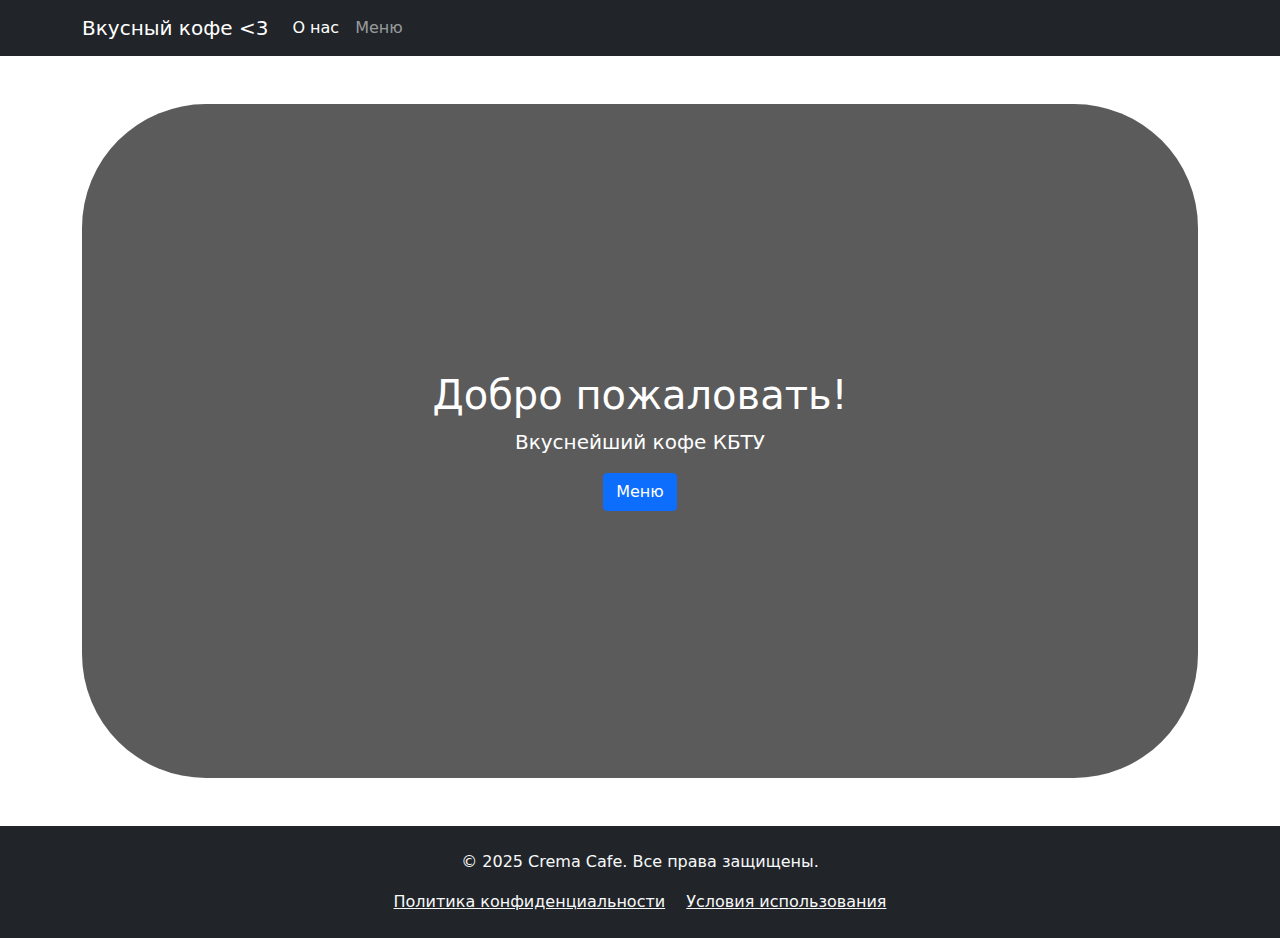
<file: orders/templates/orders/index.html>
<!DOCTYPE html>
<html lang="en">
<head>
    <meta charset="UTF-8">
    <meta name="viewport" content="width=device-width, initial-scale=1.0">
    <!-- Bootstrap 5 -->
    <link rel="stylesheet" href="../../../static/css/bootstrap.min.css">
    <script src="../../../static/js/bootstrap.bundle.min.js" defer></script>
    <!-- Style -->
    <link rel="stylesheet" href="../../static/orders/style.css">
    <!-- Script -->
    <script src="../../static/orders/script.js" defer></script>

    <style>
        .welcome {
            height: 74.89dvh; background-color: rgba(0, 0, 0, 0.644); border-radius: 124px;
        }

        @media (max-width: 768px) {
            .welcome {
                height: 74.89dvh; background-color: rgba(0, 0, 0, 0.644); border-radius: 24px;
            }
        }
    </style>

    <title>Crema Cafe</title>
</head>
    <body style="background-image: url('https://pos-service.kg/wp-content/uploads/2018/12/1458812369175791602.jpg');
             background-size: cover;
             background-position: center;
             background-repeat: no-repeat;">
    <!-- Навигационная панель -->
    <nav class="navbar navbar-expand-lg navbar-dark bg-dark">
        <div class="container">
            <a class="navbar-brand" href="#">Вкусный кофе &lt;3</a>
            <button class="navbar-toggler" type="button" data-bs-toggle="collapse" data-bs-target="#navbarNav">
                <span class="navbar-toggler-icon"></span>
            </button>
            <div class="collapse navbar-collapse" id="navbarNav">
                <ul class="navbar-nav">
                    <li class="nav-item">
                        <a class="nav-link active" href="#">О нас</a>
                    </li>
                    <li class="nav-item">
                        <a class="nav-link" href="./menu.html">Меню</a>
                    </li>
                </ul>
            </div>
        </div>
    </nav>

    <!-- Основной контент -->
    <main class="container my-5">
            <!-- Основная область контента -->
            <section class="d-flex flex-column justify-content-center align-items-center text-center welcome">
                        <h1 class="text-white">Добро пожаловать!</h1>
                        <p class="lead text-white">Вкуснейший кофе КБТУ</p>
                        <a href="./menu.html" class="btn btn-primary">Меню</a>
            </section>
    </main>

    <!-- Футер -->
    <footer class="bg-dark text-light py-4 mt-5">
        <div class="container d-flex flex-column justify-content-center align-items-center text-center">
                <div class="">
                    <p>&copy; 2025 Crema Cafe. Все права защищены.</p>
                </div>
                <div class="">
                    <a href="#" class="text-light me-3">Политика конфиденциальности</a>
                    <a href="#" class="text-light">Условия использования</a>
            </div>
        </div>
    </footer>

    <!-- Bootstrap 5 JS -->
    <script src="https://cdn.jsdelivr.net/npm/bootstrap@5.3.0/dist/js/bootstrap.bundle.min.js"></script>
</body>
</html>
</file>
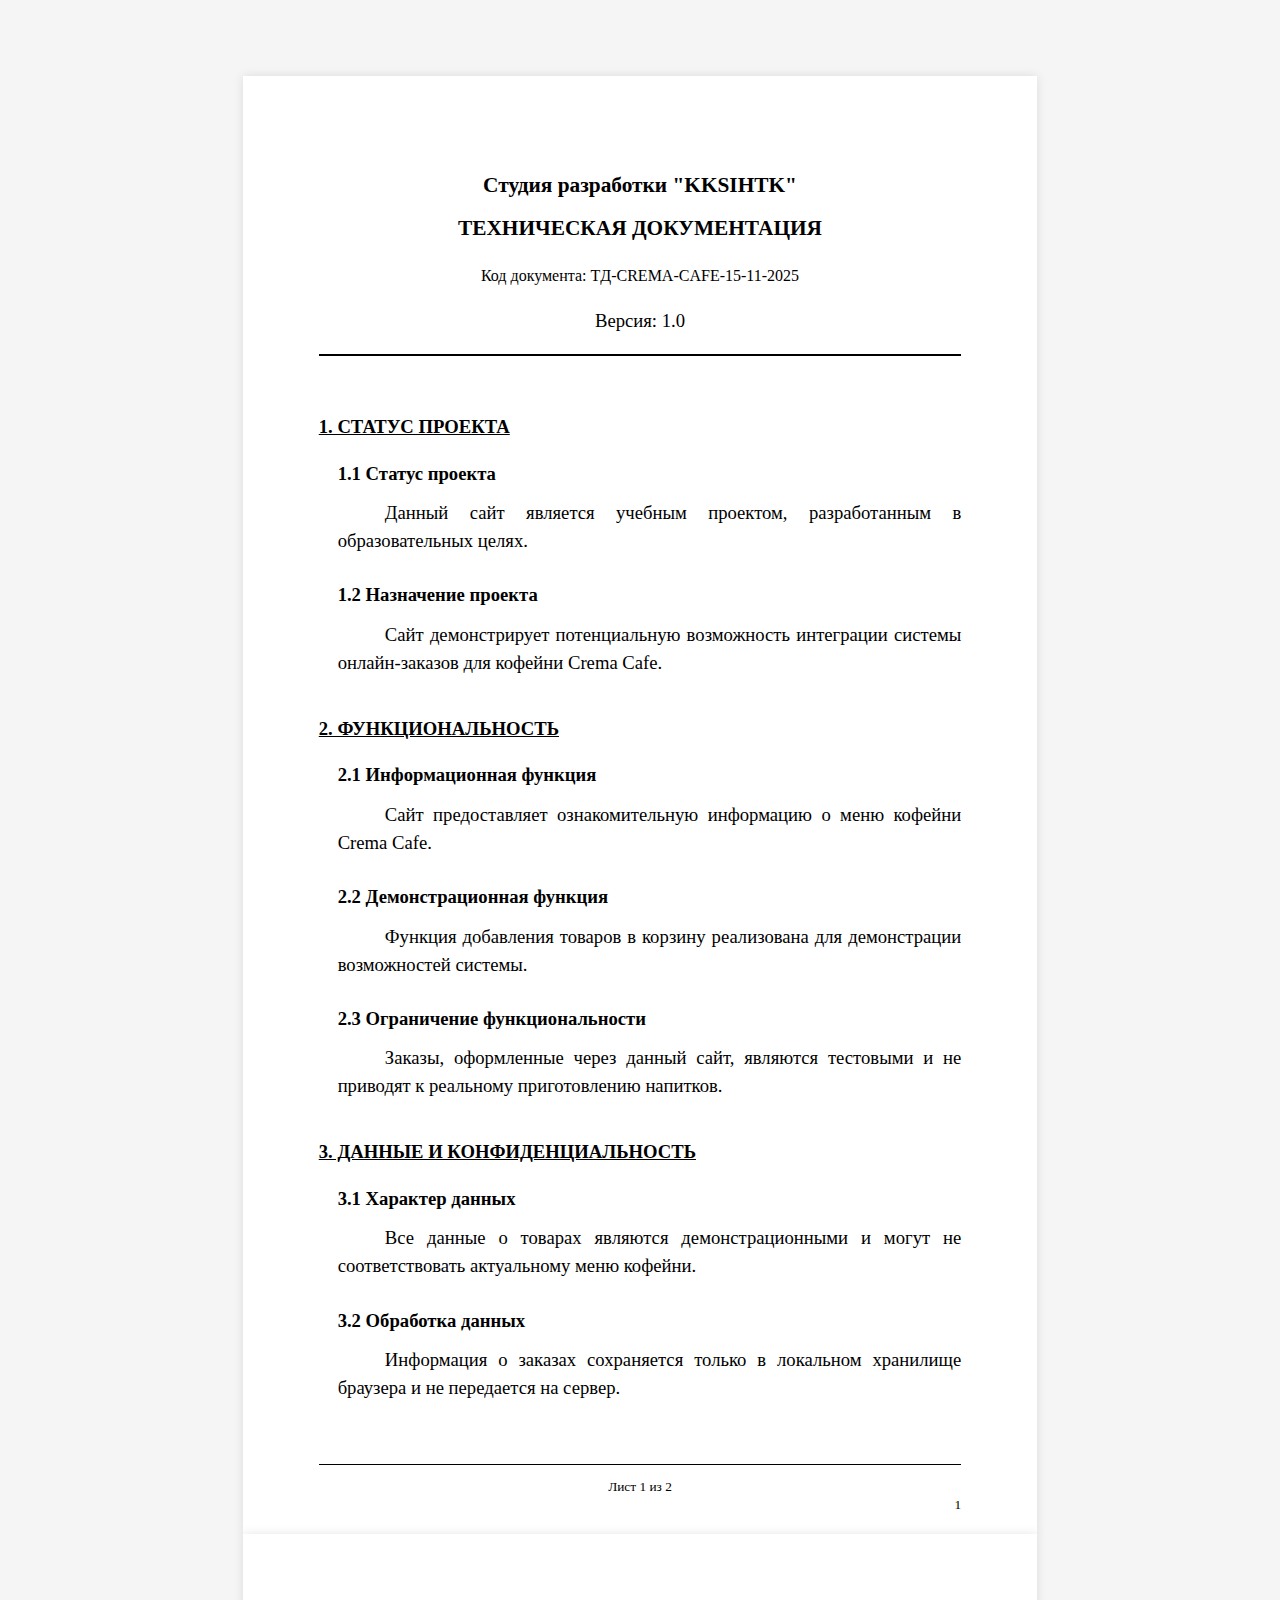
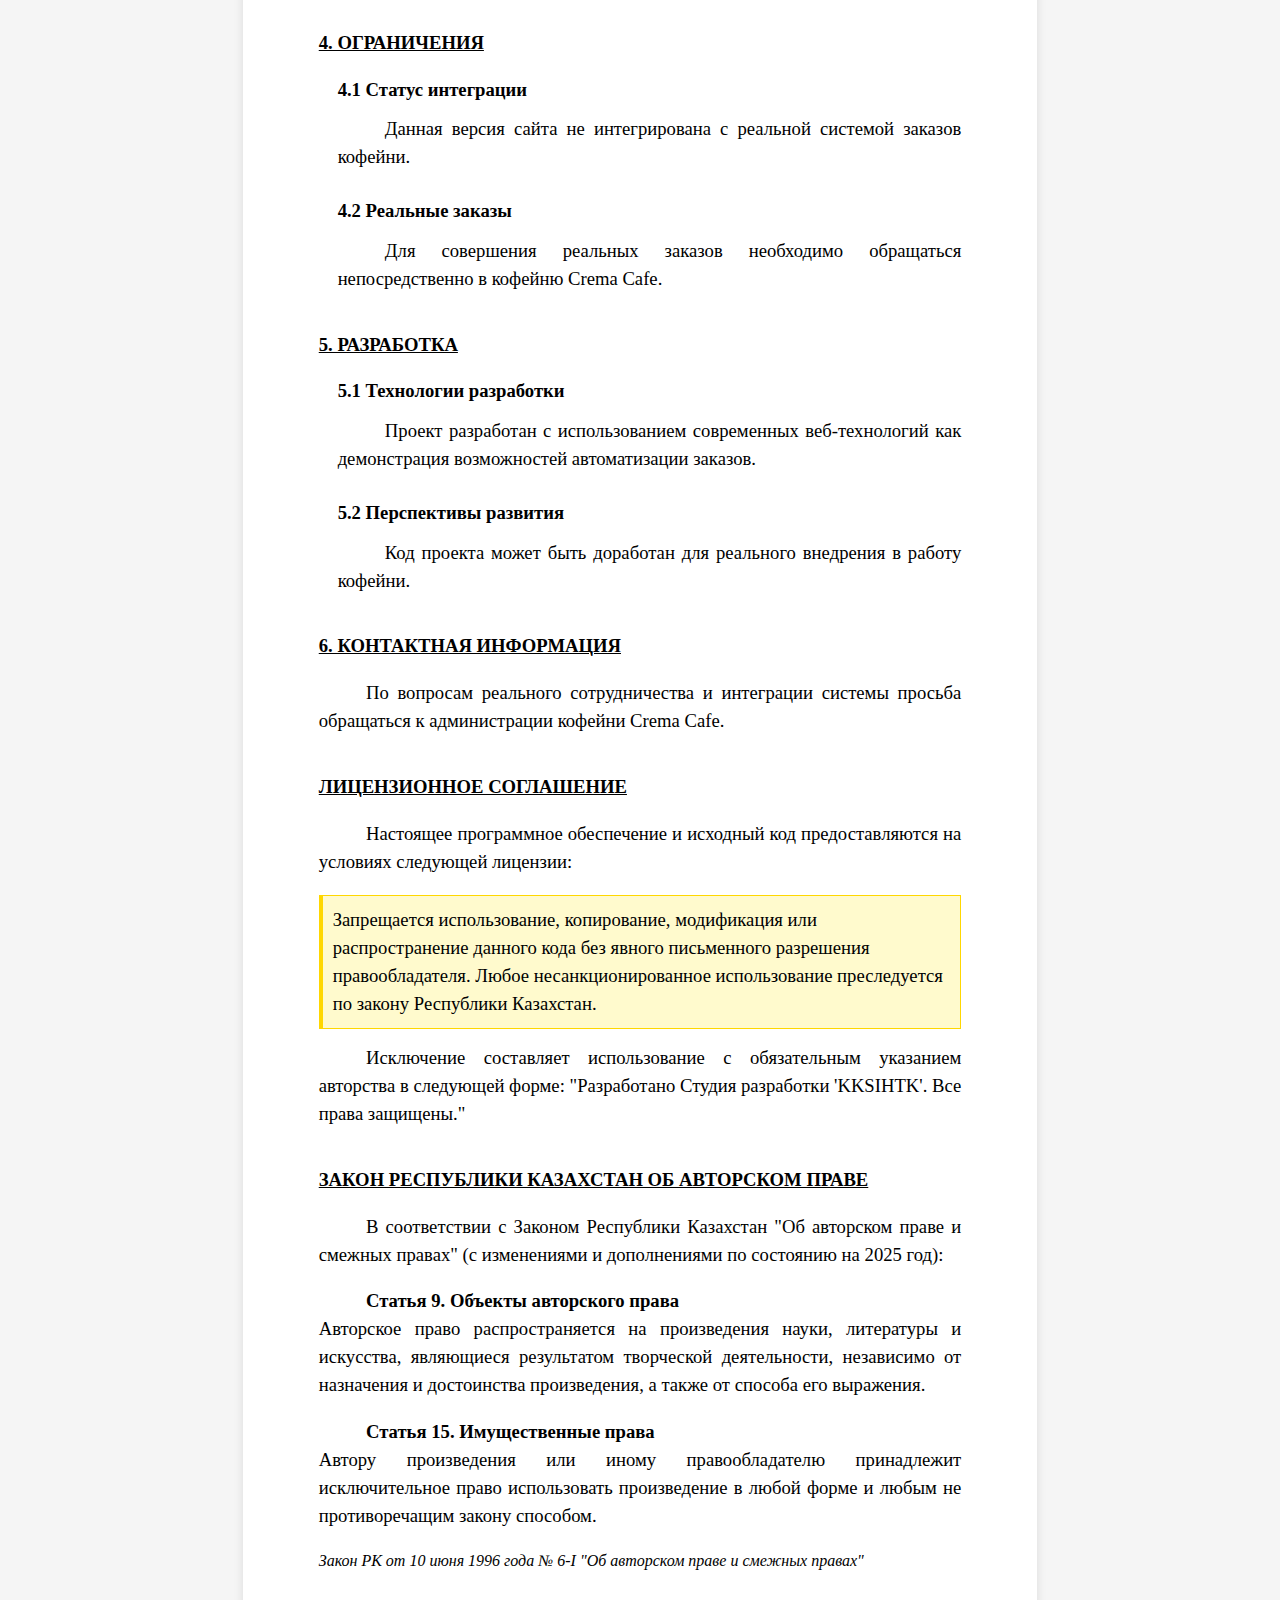
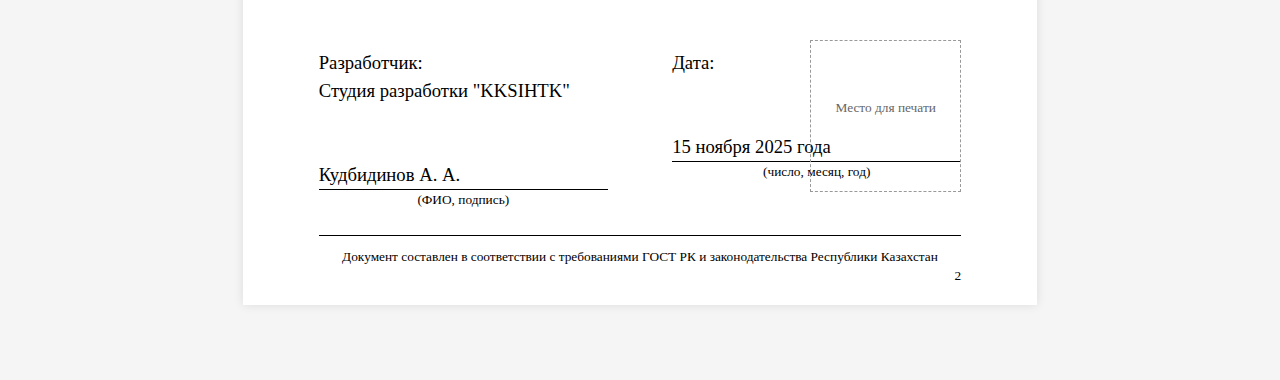
<file: orders/templates/documents/license.html>
<!DOCTYPE html>
<html lang="ru">
<head>
    <meta charset="UTF-8">
    <meta name="viewport" content="width=device-width, initial-scale=1.0">
    <link rel="icon" href="../../static/orders/images/favicon.ico" type="image/x-icon">
    <title>Документация проекта Crema Cafe</title>
    <style>
        /* Стилизация по ГОСТ РК для документов */
        * {
            box-sizing: border-box;
            margin: 0;
            padding: 0;
        }
        
        body {
            font-family: 'Times New Roman', serif;
            font-size: 14pt;
            line-height: 1.5;
            margin: 0;
            padding: 2cm;
            color: #000000;
            background-color: #f5f5f5;
        }
        
        .page {
            max-width: 21cm;
            min-height: 29.7cm;
            margin: 0 auto;
            padding: 2.5cm 2cm;
            background-color: white;
            box-shadow: 0 0 10px rgba(0,0,0,0.1);
            position: relative;
            page-break-after: always;
        }
        
        .header {
            text-align: center;
            margin-bottom: 1.5cm;
            border-bottom: 2px solid #000;
            padding-bottom: 0.5cm;
        }
        
        .organization {
            font-size: 16pt;
            font-weight: bold;
            margin-bottom: 0.3cm;
        }
        
        .document-title {
            font-size: 16pt;
            font-weight: bold;
            text-transform: uppercase;
            margin-bottom: 0.5cm;
        }
        
        .document-code {
            font-size: 12pt;
            margin-bottom: 0.5cm;
        }
        
        .section {
            margin-bottom: 1cm;
        }
        
        .section-title {
            font-weight: bold;
            margin-bottom: 0.5cm;
            text-decoration: underline;
        }
        
        .subsection {
            margin-bottom: 0.7cm;
            margin-left: 0.5cm;
        }
        
        .subsection-title {
            font-weight: bold;
            margin-bottom: 0.3cm;
        }
        
        .paragraph {
            text-align: justify;
            margin-bottom: 0.5cm;
            text-indent: 1.25cm;
        }
        
        .signature-area {
            margin-top: 2cm;
            display: flex;
            justify-content: space-between;
        }
        
        .signature-block {
            width: 45%;
        }
        
        .signature-line {
            border-bottom: 1px solid #000;
            margin-top: 1.5cm;
            width: 100%;
        }
        
        .footer {
            position: absolute;
            bottom: 1cm;
            width: calc(100% - 4cm);
            text-align: center;
            font-size: 10pt;
            border-top: 1px solid #000;
            padding-top: 0.3cm;
        }
        
        .license-warning {
            background-color: #fffacd;
            border: 1px solid #ffd700;
            padding: 10px;
            margin: 15px 0;
            border-left: 4px solid #ffd700;
        }
        
        .law-reference {
            font-style: italic;
            margin-top: 0.3cm;
            font-size: 12pt;
        }
        
        .page-number {
            position: absolute;
            bottom: 0.5cm;
            right: 2cm;
            font-size: 10pt;
        }
        
        .stamp-area {
            position: absolute;
            bottom: 3cm;
            right: 2cm;
            width: 4cm;
            height: 4cm;
            border: 1px dashed #999;
            text-align: center;
            padding-top: 1.5cm;
            font-size: 10pt;
            color: #666;
        }

        @media (max-width: 962px) {
            body {
                padding: .5cm;
            }
            .page {
                padding: 1cm;
                box-shadow: none;
            }
        }
    </style>
</head>
<body>
    <div class="page">
        <div class="header">
            <div class="organization">Студия разработки "KKSIHTK"</div>
            <div class="document-title">Техническая документация</div>
            <div class="document-code">Код документа: TД-CREMA-CAFE-15-11-2025</div>
            <div>Версия: 1.0</div>
        </div>
        
        <div class="section">
            <div class="section-title">1. СТАТУС ПРОЕКТА</div>
            
            <div class="subsection">
                <div class="subsection-title">1.1 Статус проекта</div>
                <div class="paragraph">
                    Данный сайт является учебным проектом, разработанным в образовательных целях.
                </div>
            </div>
            
            <div class="subsection">
                <div class="subsection-title">1.2 Назначение проекта</div>
                <div class="paragraph">
                    Сайт демонстрирует потенциальную возможность интеграции системы онлайн-заказов для кофейни Crema Cafe.
                </div>
            </div>
        </div>
        
        <div class="section">
            <div class="section-title">2. ФУНКЦИОНАЛЬНОСТЬ</div>
            
            <div class="subsection">
                <div class="subsection-title">2.1 Информационная функция</div>
                <div class="paragraph">
                    Сайт предоставляет ознакомительную информацию о меню кофейни Crema Cafe.
                </div>
            </div>
            
            <div class="subsection">
                <div class="subsection-title">2.2 Демонстрационная функция</div>
                <div class="paragraph">
                    Функция добавления товаров в корзину реализована для демонстрации возможностей системы.
                </div>
            </div>
            
            <div class="subsection">
                <div class="subsection-title">2.3 Ограничение функциональности</div>
                <div class="paragraph">
                    Заказы, оформленные через данный сайт, являются тестовыми и не приводят к реальному приготовлению напитков.
                </div>
            </div>
        </div>
        
        <div class="section">
            <div class="section-title">3. ДАННЫЕ И КОНФИДЕНЦИАЛЬНОСТЬ</div>
            
            <div class="subsection">
                <div class="subsection-title">3.1 Характер данных</div>
                <div class="paragraph">
                    Все данные о товарах являются демонстрационными и могут не соответствовать актуальному меню кофейни.
                </div>
            </div>
            
            <div class="subsection">
                <div class="subsection-title">3.2 Обработка данных</div>
                <div class="paragraph">
                    Информация о заказах сохраняется только в локальном хранилище браузера и не передается на сервер.
                </div>
            </div>
        </div>
        
        <div class="footer">
            Лист 1 из 2
        </div>
        <div class="page-number">1</div>
    </div>
    
    <div class="page">
        
        <div class="section">
            <div class="section-title">4. ОГРАНИЧЕНИЯ</div>
            
            <div class="subsection">
                <div class="subsection-title">4.1 Статус интеграции</div>
                <div class="paragraph">
                    Данная версия сайта не интегрирована с реальной системой заказов кофейни.
                </div>
            </div>
            
            <div class="subsection">
                <div class="subsection-title">4.2 Реальные заказы</div>
                <div class="paragraph">
                    Для совершения реальных заказов необходимо обращаться непосредственно в кофейню Crema Cafe.
                </div>
            </div>
        </div>
        
        <div class="section">
            <div class="section-title">5. РАЗРАБОТКА</div>
            
            <div class="subsection">
                <div class="subsection-title">5.1 Технологии разработки</div>
                <div class="paragraph">
                    Проект разработан с использованием современных веб-технологий как демонстрация возможностей автоматизации заказов.
                </div>
            </div>
            
            <div class="subsection">
                <div class="subsection-title">5.2 Перспективы развития</div>
                <div class="paragraph">
                    Код проекта может быть доработан для реального внедрения в работу кофейни.
                </div>
            </div>
        </div>
        
        <div class="section">
            <div class="section-title">6. КОНТАКТНАЯ ИНФОРМАЦИЯ</div>
            <div class="paragraph">
                По вопросам реального сотрудничества и интеграции системы просьба обращаться к администрации кофейни Crema Cafe.
            </div>
        </div>
        
        <div class="section">
            <div class="section-title">ЛИЦЕНЗИОННОЕ СОГЛАШЕНИЕ</div>
            <div class="paragraph">
                Настоящее программное обеспечение и исходный код предоставляются на условиях следующей лицензии:
            </div>
            <div class="license-warning">
                Запрещается использование, копирование, модификация или распространение данного кода 
                без явного письменного разрешения правообладателя. Любое несанкционированное использование 
                преследуется по закону Республики Казахстан.
            </div>
            <div class="paragraph">
                Исключение составляет использование с обязательным указанием авторства в следующей форме: 
                "Разработано Студия разработки 'KKSIHTK'. Все права защищены."
            </div>
        </div>
        
        <div class="section">
            <div class="section-title">ЗАКОН РЕСПУБЛИКИ КАЗАХСТАН ОБ АВТОРСКОМ ПРАВЕ</div>
            <div class="paragraph">
                В соответствии с Законом Республики Казахстан "Об авторском праве и смежных правах" 
                (с изменениями и дополнениями по состоянию на 2025 год):
            </div>
            <div class="paragraph">
                <strong>Статья 9. Объекты авторского права</strong><br>
                Авторское право распространяется на произведения науки, литературы и искусства, 
                являющиеся результатом творческой деятельности, независимо от назначения и достоинства произведения, 
                а также от способа его выражения.
            </div>
            <div class="paragraph">
                <strong>Статья 15. Имущественные права</strong><br>
                Автору произведения или иному правообладателю принадлежит исключительное право использовать 
                произведение в любой форме и любым не противоречащим закону способом.
            </div>
            <div class="law-reference">
                Закон РК от 10 июня 1996 года № 6-I "Об авторском праве и смежных правах"
            </div>
        </div>
        
        <div class="signature-area">
            <div class="signature-block">
                <div>Разработчик:</div>
                <div>Студия разработки "KKSIHTK"</div>
                <div class="signature-line">Кудбидинов А. А.</div>
                <div style="text-align: center; font-size: 10pt;">(ФИО, подпись)</div>
            </div>
            <div class="signature-block">
                <div>Дата:</div>
                <div class="signature-line">15 ноября 2025 года</div>
                <div style="text-align: center; font-size: 10pt;">(число, месяц, год)</div>
            </div>
        </div>
        
        <div class="stamp-area">
            Место для печати
        </div>
        
        <div class="footer">
            Документ составлен в соответствии с требованиями ГОСТ РК и законодательства Республики Казахстан
        </div>
        <div class="page-number">2</div>
    </div>
</body>
</html>
</file>
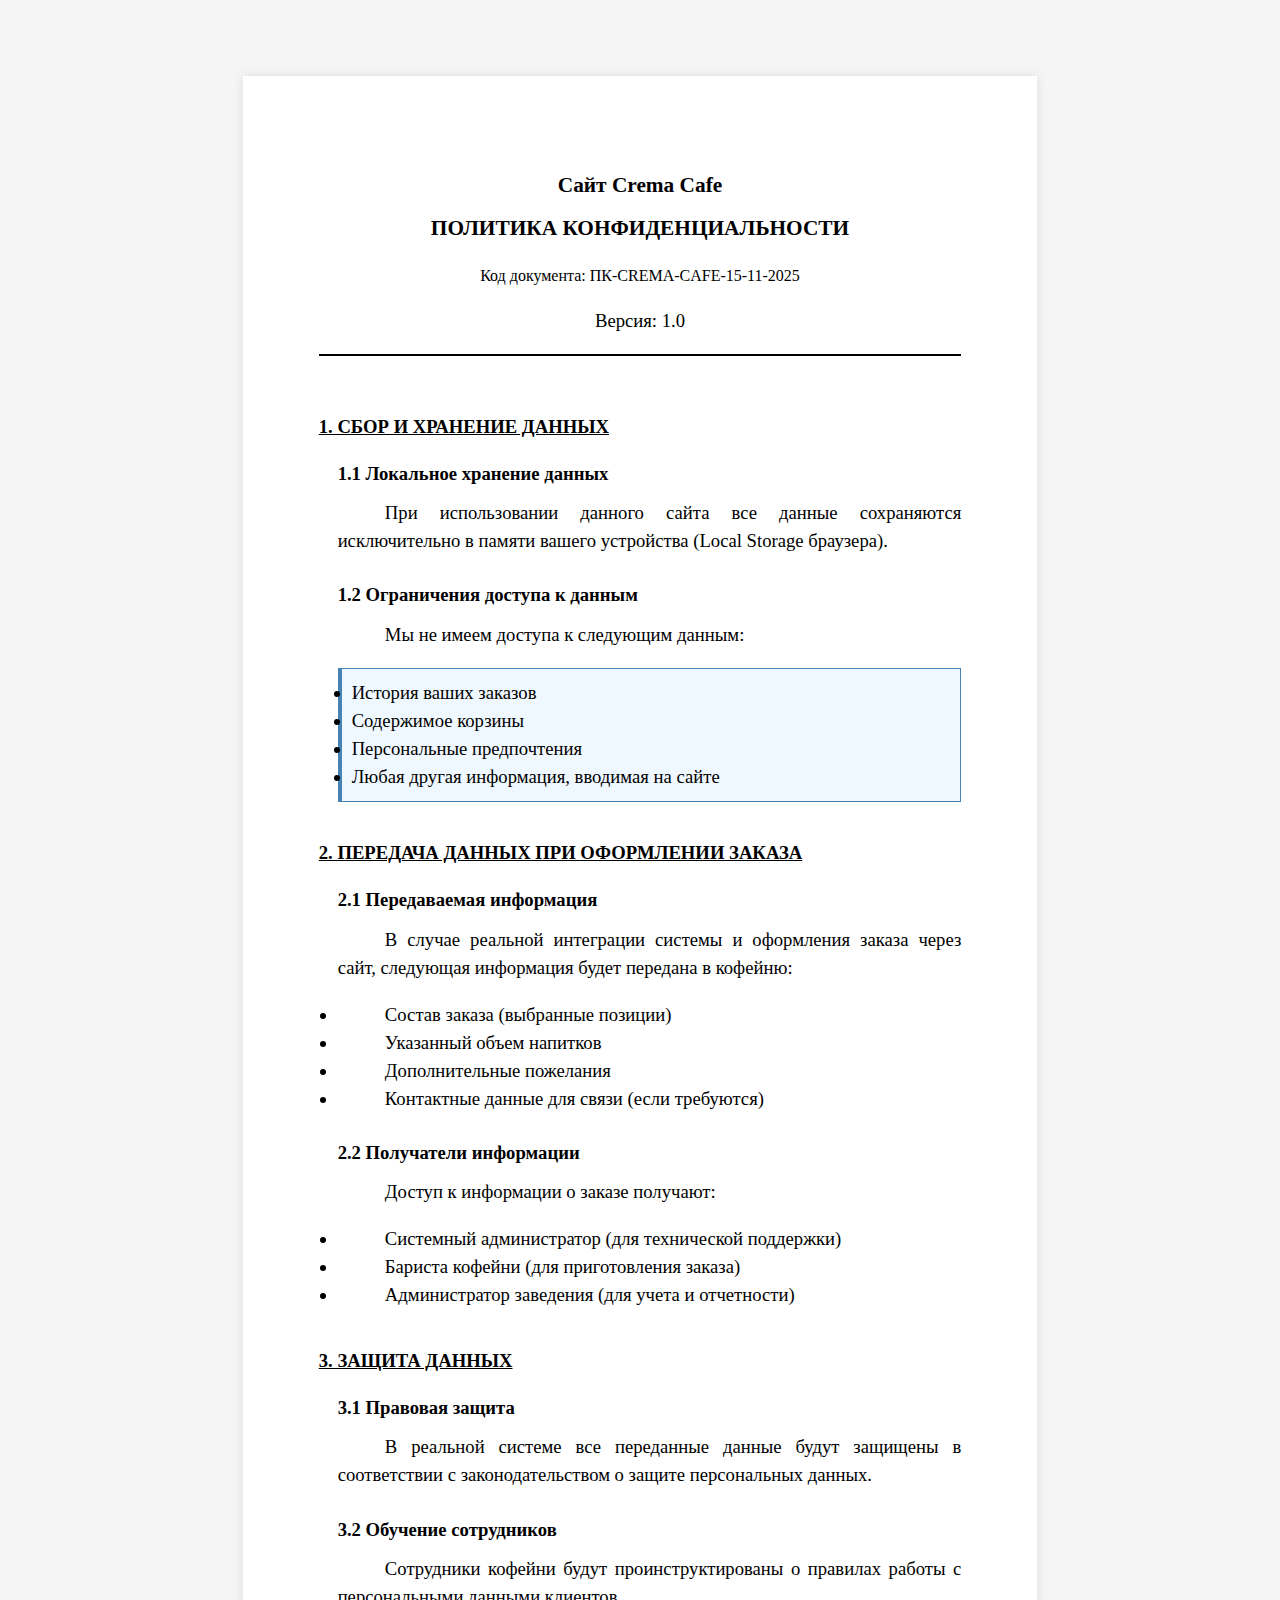
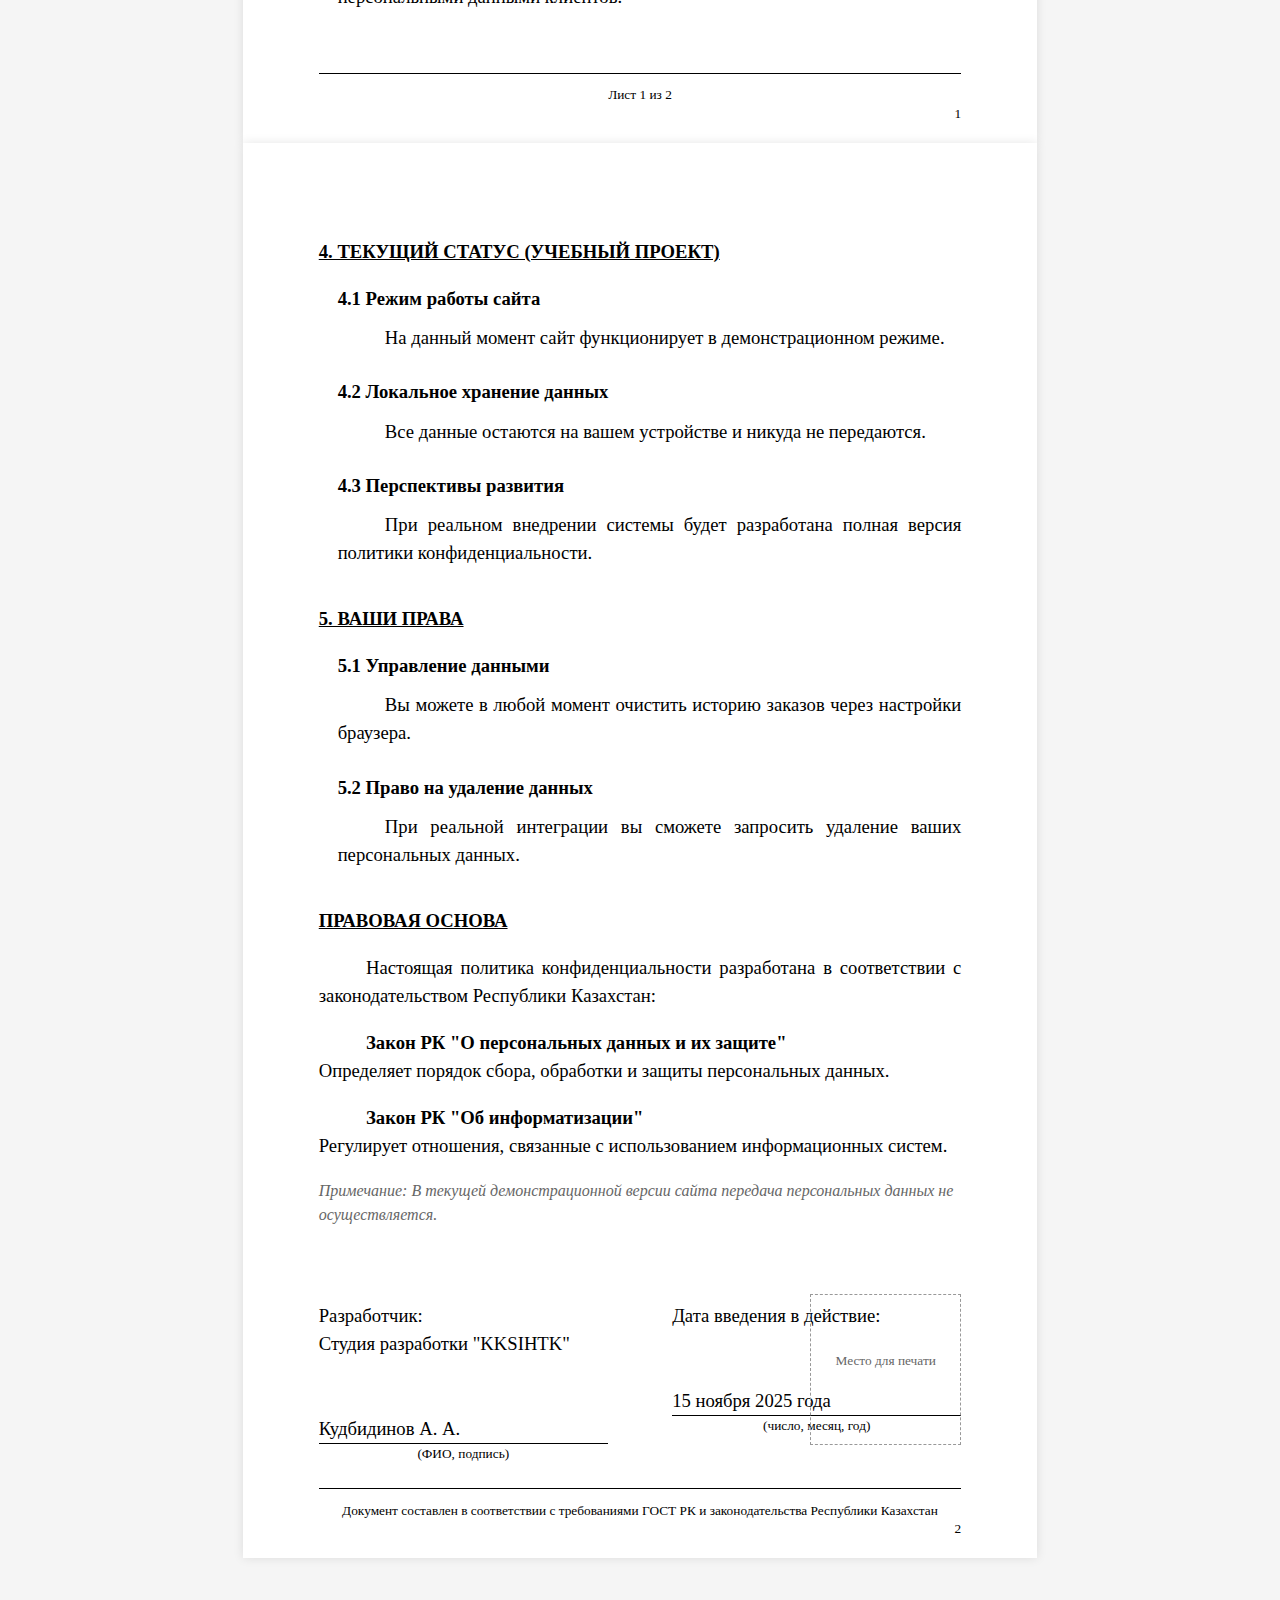
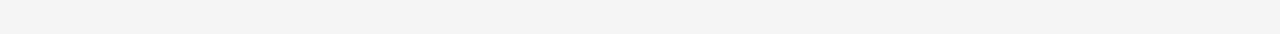
<file: orders/templates/documents/privacy-policy.html>
<!DOCTYPE html>
<html lang="ru">
<head>
    <meta charset="UTF-8">
    <meta name="viewport" content="width=device-width, initial-scale=1.0">
    <link rel="icon" href="../../static/orders/images/favicon.ico" type="image/x-icon">
    <title>Политика конфиденциальности Crema Cafe</title>
    <style>
        /* Стилизация по ГОСТ РК для документов */
        * {
            box-sizing: border-box;
            margin: 0;
            padding: 0;
        }
        
        body {
            font-family: 'Times New Roman', serif;
            font-size: 14pt;
            line-height: 1.5;
            margin: 0;
            padding: 2cm;
            color: #000000;
            background-color: #f5f5f5;
        }
        
        .page {
            max-width: 21cm;
            min-height: 29.7cm;
            margin: 0 auto;
            padding: 2.5cm 2cm;
            background-color: white;
            box-shadow: 0 0 10px rgba(0,0,0,0.1);
            position: relative;
            page-break-after: always;
        }
        
        .header {
            text-align: center;
            margin-bottom: 1.5cm;
            border-bottom: 2px solid #000;
            padding-bottom: 0.5cm;
        }
        
        .organization {
            font-size: 16pt;
            font-weight: bold;
            margin-bottom: 0.3cm;
        }
        
        .document-title {
            font-size: 16pt;
            font-weight: bold;
            text-transform: uppercase;
            margin-bottom: 0.5cm;
        }
        
        .document-code {
            font-size: 12pt;
            margin-bottom: 0.5cm;
        }
        
        .section {
            margin-bottom: 1cm;
        }
        
        .section-title {
            font-weight: bold;
            margin-bottom: 0.5cm;
            text-decoration: underline;
        }
        
        .subsection {
            margin-bottom: 0.7cm;
            margin-left: 0.5cm;
        }
        
        .subsection-title {
            font-weight: bold;
            margin-bottom: 0.3cm;
        }
        
        .paragraph {
            text-align: justify;
            margin-bottom: 0.5cm;
            text-indent: 1.25cm;
        }
        
        .signature-area {
            margin-top: 2cm;
            display: flex;
            justify-content: space-between;
        }
        
        .signature-block {
            width: 45%;
        }
        
        .signature-line {
            border-bottom: 1px solid #000;
            margin-top: 1.5cm;
            width: 100%;
        }
        
        .footer {
            position: absolute;
            bottom: 1cm;
            width: calc(100% - 4cm);
            text-align: center;
            font-size: 10pt;
            border-top: 1px solid #000;
            padding-top: 0.3cm;
        }
        
        .data-warning {
            background-color: #f0f8ff;
            border: 1px solid #4682b4;
            padding: 10px;
            margin: 15px 0;
            border-left: 4px solid #4682b4;
        }
        
        .law-reference {
            font-style: italic;
            margin-top: 0.3cm;
            font-size: 12pt;
        }
        
        .page-number {
            position: absolute;
            bottom: 0.5cm;
            right: 2cm;
            font-size: 10pt;
        }
        
        .stamp-area {
            position: absolute;
            bottom: 3cm;
            right: 2cm;
            width: 4cm;
            height: 4cm;
            border: 1px dashed #999;
            text-align: center;
            padding-top: 1.5cm;
            font-size: 10pt;
            color: #666;
        }
        
        .note {
            font-size: 12pt;
            font-style: italic;
            margin-top: 0.5cm;
            color: #666;
        }

        @media (max-width: 962px) {
            body {
                padding: .5cm;
            }
            .page {
                padding: 1cm;
                box-shadow: none;
            }
        }
    </style>
</head>
<body>
    <div class="page">
        <div class="header">
            <div class="organization">Сайт Crema Cafe</div>
            <div class="document-title">Политика конфиденциальности</div>
            <div class="document-code">Код документа: ПК-CREMA-CAFE-15-11-2025</div>
            <div>Версия: 1.0</div>
        </div>
        
        <div class="section">
            <div class="section-title">1. СБОР И ХРАНЕНИЕ ДАННЫХ</div>
            
            <div class="subsection">
                <div class="subsection-title">1.1 Локальное хранение данных</div>
                <div class="paragraph">
                    При использовании данного сайта все данные сохраняются исключительно в памяти вашего устройства (Local Storage браузера).
                </div>
            </div>
            
            <div class="subsection">
                <div class="subsection-title">1.2 Ограничения доступа к данным</div>
                <div class="paragraph">
                    Мы не имеем доступа к следующим данным:
                </div>
                <div class="data-warning">
                    <ul>
                        <li>История ваших заказов</li>
                        <li>Содержимое корзины</li>
                        <li>Персональные предпочтения</li>
                        <li>Любая другая информация, вводимая на сайте</li>
                    </ul>
                </div>
            </div>
        </div>
        
        <div class="section">
            <div class="section-title">2. ПЕРЕДАЧА ДАННЫХ ПРИ ОФОРМЛЕНИИ ЗАКАЗА</div>
            
            <div class="subsection">
                <div class="subsection-title">2.1 Передаваемая информация</div>
                <div class="paragraph">
                    В случае реальной интеграции системы и оформления заказа через сайт, следующая информация будет передана в кофейню:
                </div>
                <div class="paragraph">
                    <ul>
                        <li>Состав заказа (выбранные позиции)</li>
                        <li>Указанный объем напитков</li>
                        <li>Дополнительные пожелания</li>
                        <li>Контактные данные для связи (если требуются)</li>
                    </ul>
                </div>
            </div>
            
            <div class="subsection">
                <div class="subsection-title">2.2 Получатели информации</div>
                <div class="paragraph">
                    Доступ к информации о заказе получают:
                </div>
                <div class="paragraph">
                    <ul>
                        <li>Системный администратор (для технической поддержки)</li>
                        <li>Бариста кофейни (для приготовления заказа)</li>
                        <li>Администратор заведения (для учета и отчетности)</li>
                    </ul>
                </div>
            </div>
        </div>
        
        <div class="section">
            <div class="section-title">3. ЗАЩИТА ДАННЫХ</div>
            
            <div class="subsection">
                <div class="subsection-title">3.1 Правовая защита</div>
                <div class="paragraph">
                    В реальной системе все переданные данные будут защищены в соответствии с законодательством о защите персональных данных.
                </div>
            </div>
            
            <div class="subsection">
                <div class="subsection-title">3.2 Обучение сотрудников</div>
                <div class="paragraph">
                    Сотрудники кофейни будут проинструктированы о правилах работы с персональными данными клиентов.
                </div>
            </div>
        </div>
        
        <div class="footer">
            Лист 1 из 2
        </div>
        <div class="page-number">1</div>
    </div>
    
    <div class="page">
        
        <div class="section">
            <div class="section-title">4. ТЕКУЩИЙ СТАТУС (УЧЕБНЫЙ ПРОЕКТ)</div>
            
            <div class="subsection">
                <div class="subsection-title">4.1 Режим работы сайта</div>
                <div class="paragraph">
                    На данный момент сайт функционирует в демонстрационном режиме.
                </div>
            </div>
            
            <div class="subsection">
                <div class="subsection-title">4.2 Локальное хранение данных</div>
                <div class="paragraph">
                    Все данные остаются на вашем устройстве и никуда не передаются.
                </div>
            </div>
            
            <div class="subsection">
                <div class="subsection-title">4.3 Перспективы развития</div>
                <div class="paragraph">
                    При реальном внедрении системы будет разработана полная версия политики конфиденциальности.
                </div>
            </div>
        </div>
        
        <div class="section">
            <div class="section-title">5. ВАШИ ПРАВА</div>
            
            <div class="subsection">
                <div class="subsection-title">5.1 Управление данными</div>
                <div class="paragraph">
                    Вы можете в любой момент очистить историю заказов через настройки браузера.
                </div>
            </div>
            
            <div class="subsection">
                <div class="subsection-title">5.2 Право на удаление данных</div>
                <div class="paragraph">
                    При реальной интеграции вы сможете запросить удаление ваших персональных данных.
                </div>
            </div>
        </div>
        
        <div class="section">
            <div class="section-title">ПРАВОВАЯ ОСНОВА</div>
            <div class="paragraph">
                Настоящая политика конфиденциальности разработана в соответствии с законодательством Республики Казахстан:
            </div>
            <div class="paragraph">
                <strong>Закон РК "О персональных данных и их защите"</strong><br>
                Определяет порядок сбора, обработки и защиты персональных данных.
            </div>
            <div class="paragraph">
                <strong>Закон РК "Об информатизации"</strong><br>
                Регулирует отношения, связанные с использованием информационных систем.
            </div>
            <div class="note">
                Примечание: В текущей демонстрационной версии сайта передача персональных данных не осуществляется.
            </div>
        </div>
        
        <div class="signature-area">
            <div class="signature-block">
                <div>Разработчик:</div>
                <div>Студия разработки "KKSIHTK"</div>
                <div class="signature-line">Кудбидинов А. А.</div>
                <div style="text-align: center; font-size: 10pt;">(ФИО, подпись)</div>
            </div>
            <div class="signature-block">
                <div>Дата введения в действие:</div>
                <div class="signature-line">15 ноября 2025 года</div>
                <div style="text-align: center; font-size: 10pt;">(число, месяц, год)</div>
            </div>
        </div>
        
        <div class="stamp-area">
            Место для печати
        </div>
        
        <div class="footer">
            Документ составлен в соответствии с требованиями ГОСТ РК и законодательства Республики Казахстан
        </div>
        <div class="page-number">2</div>
    </div>
</body>
</html>
</file>
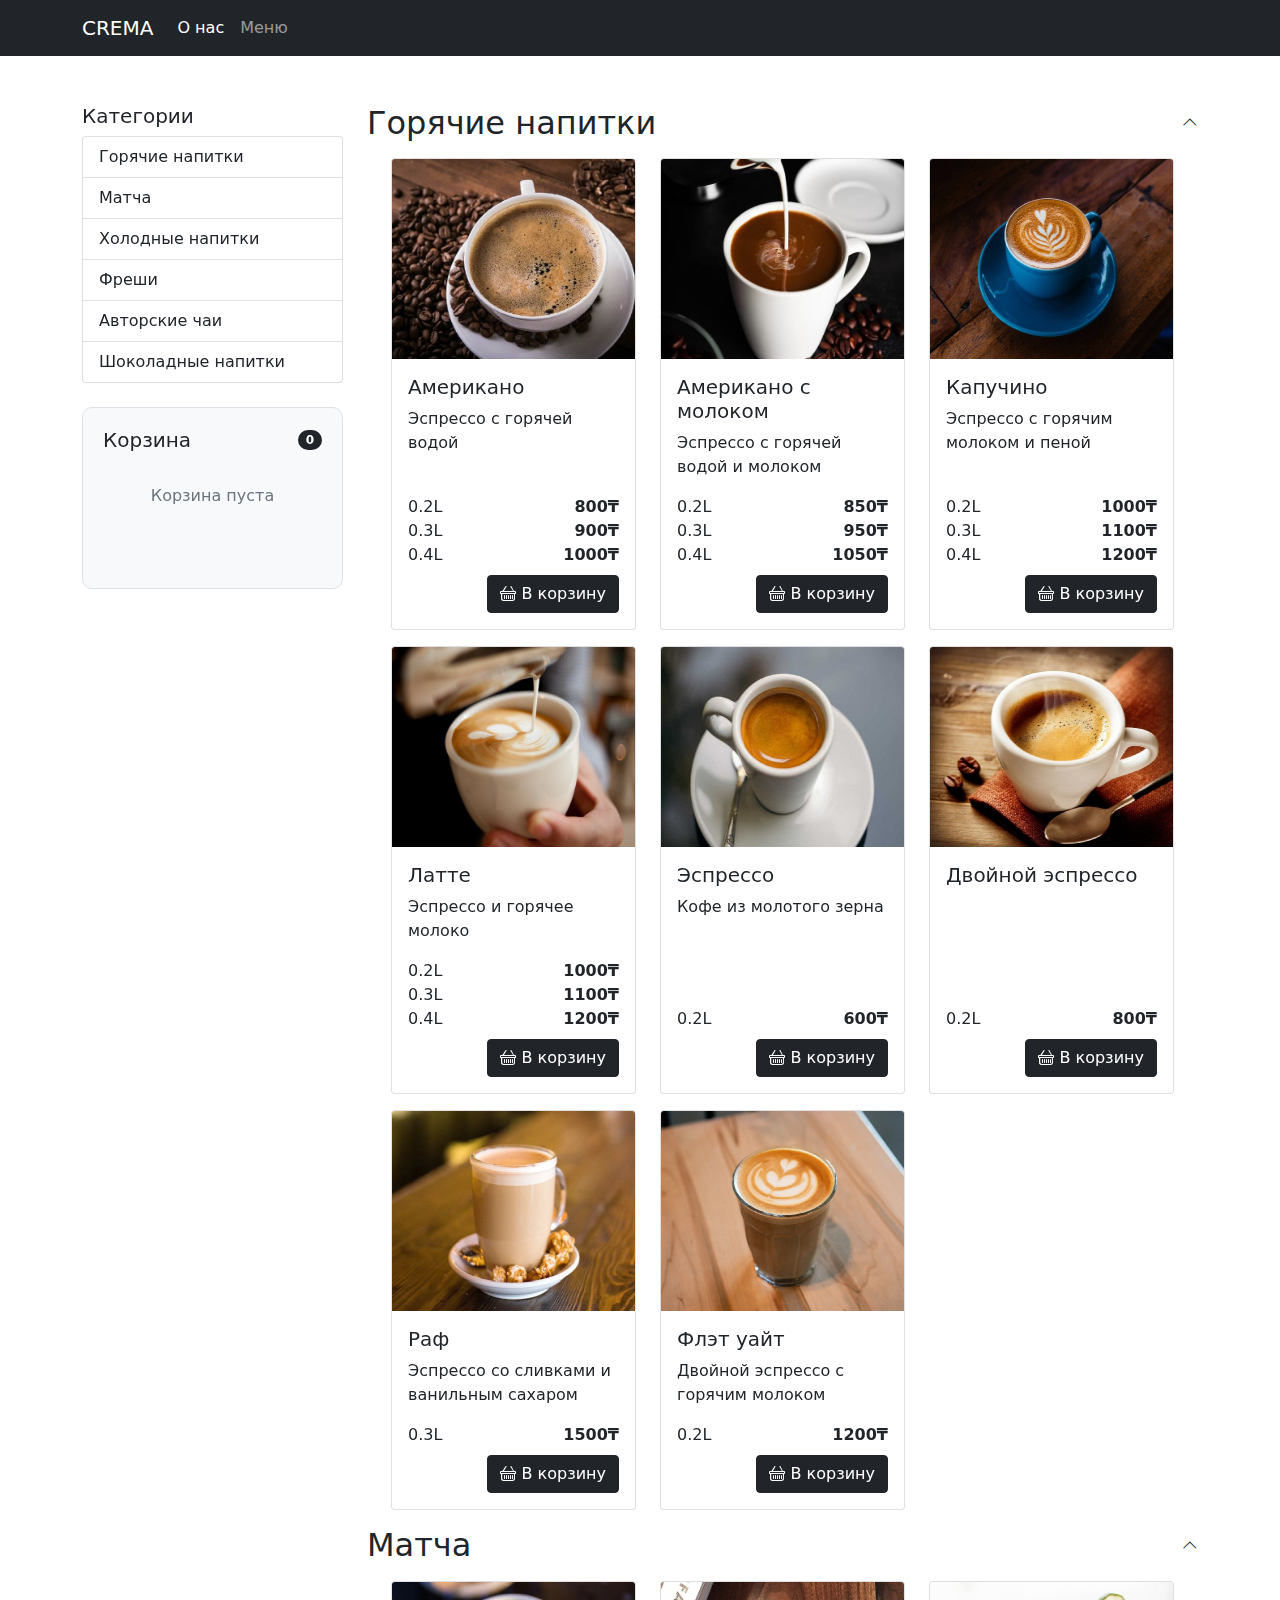
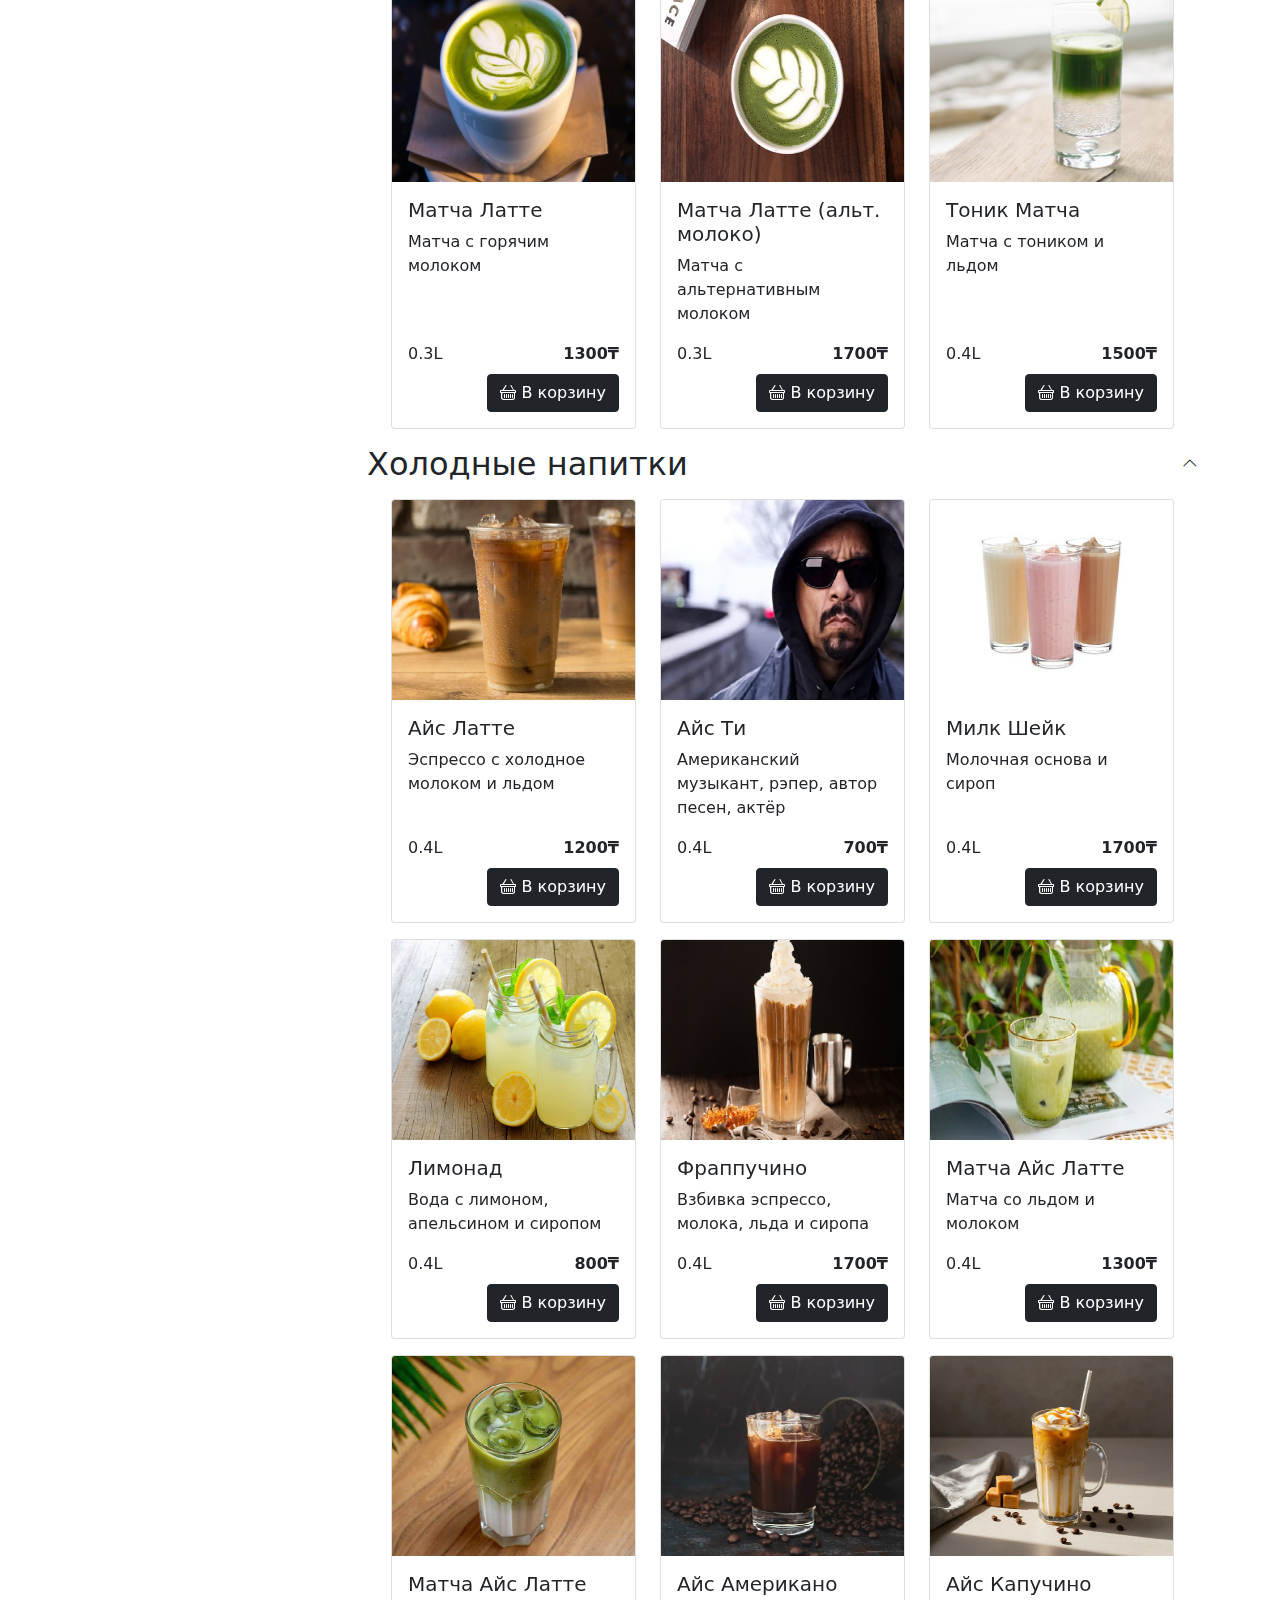
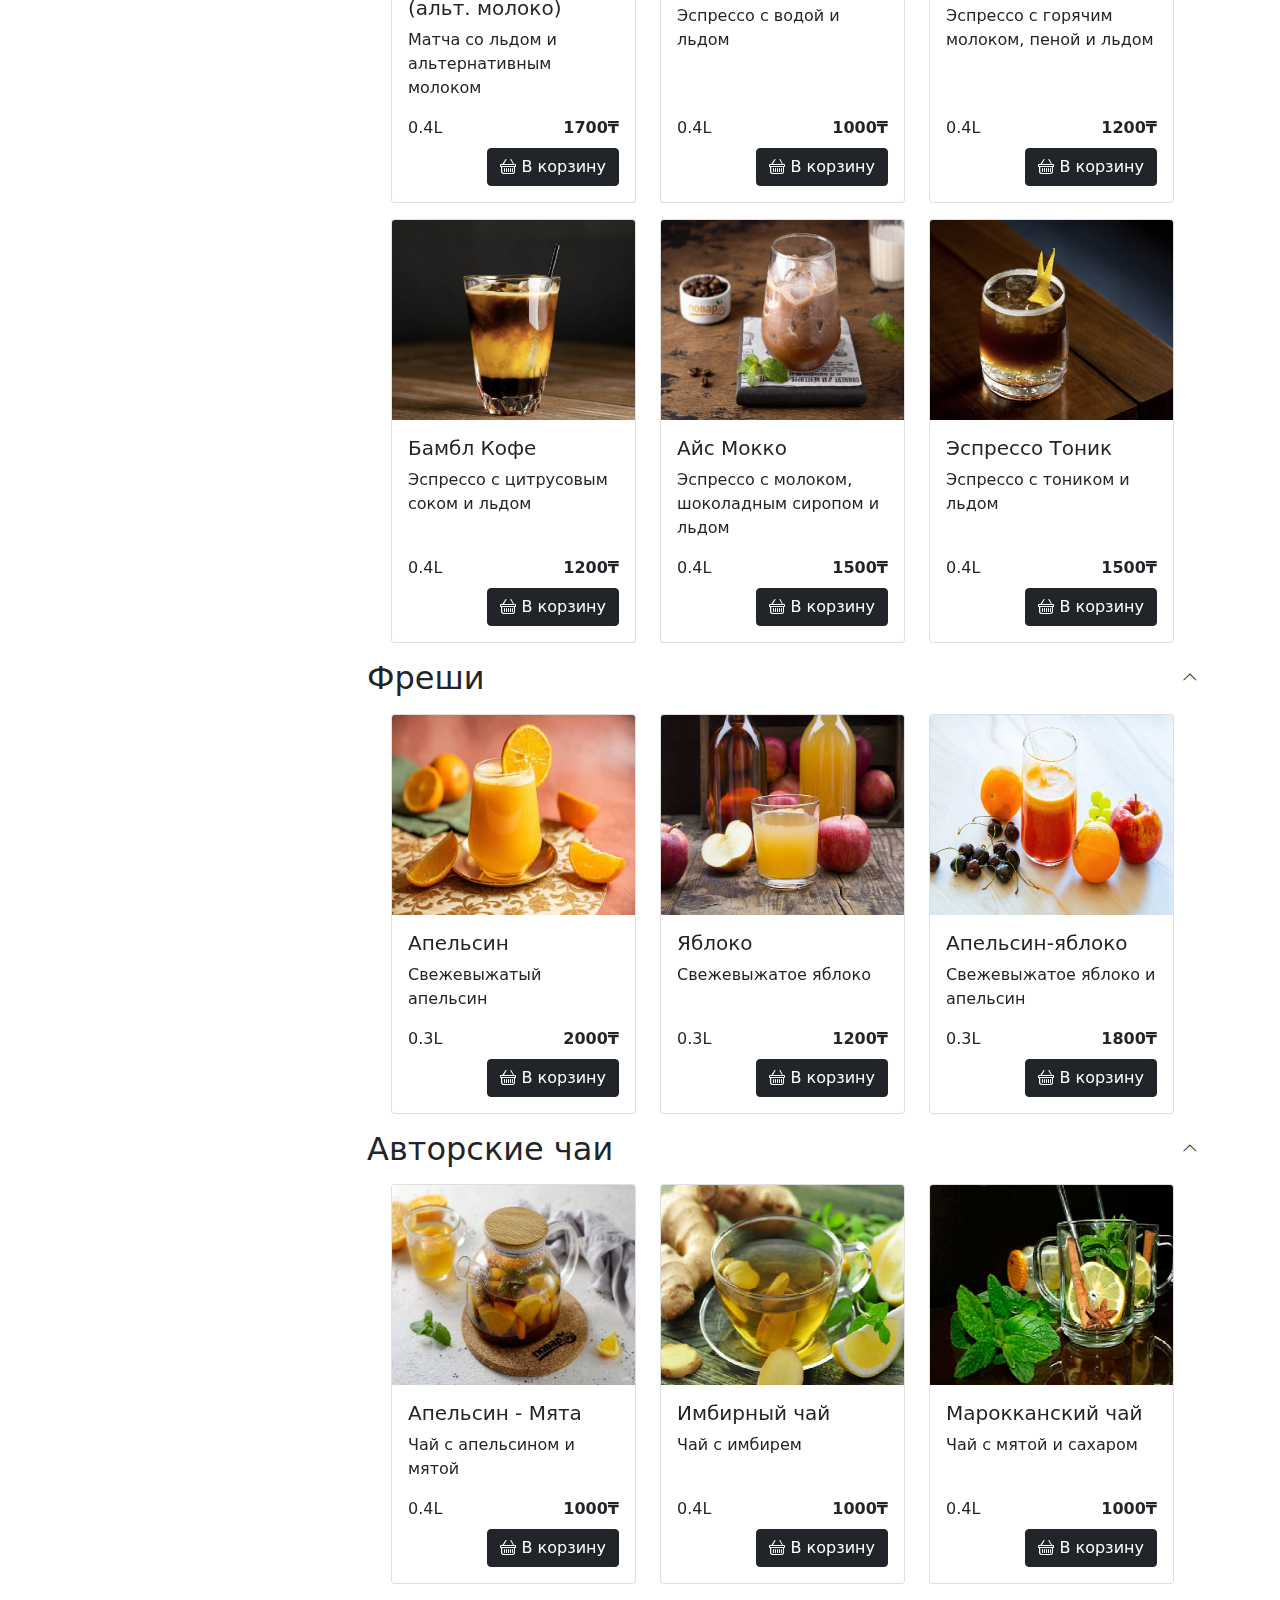
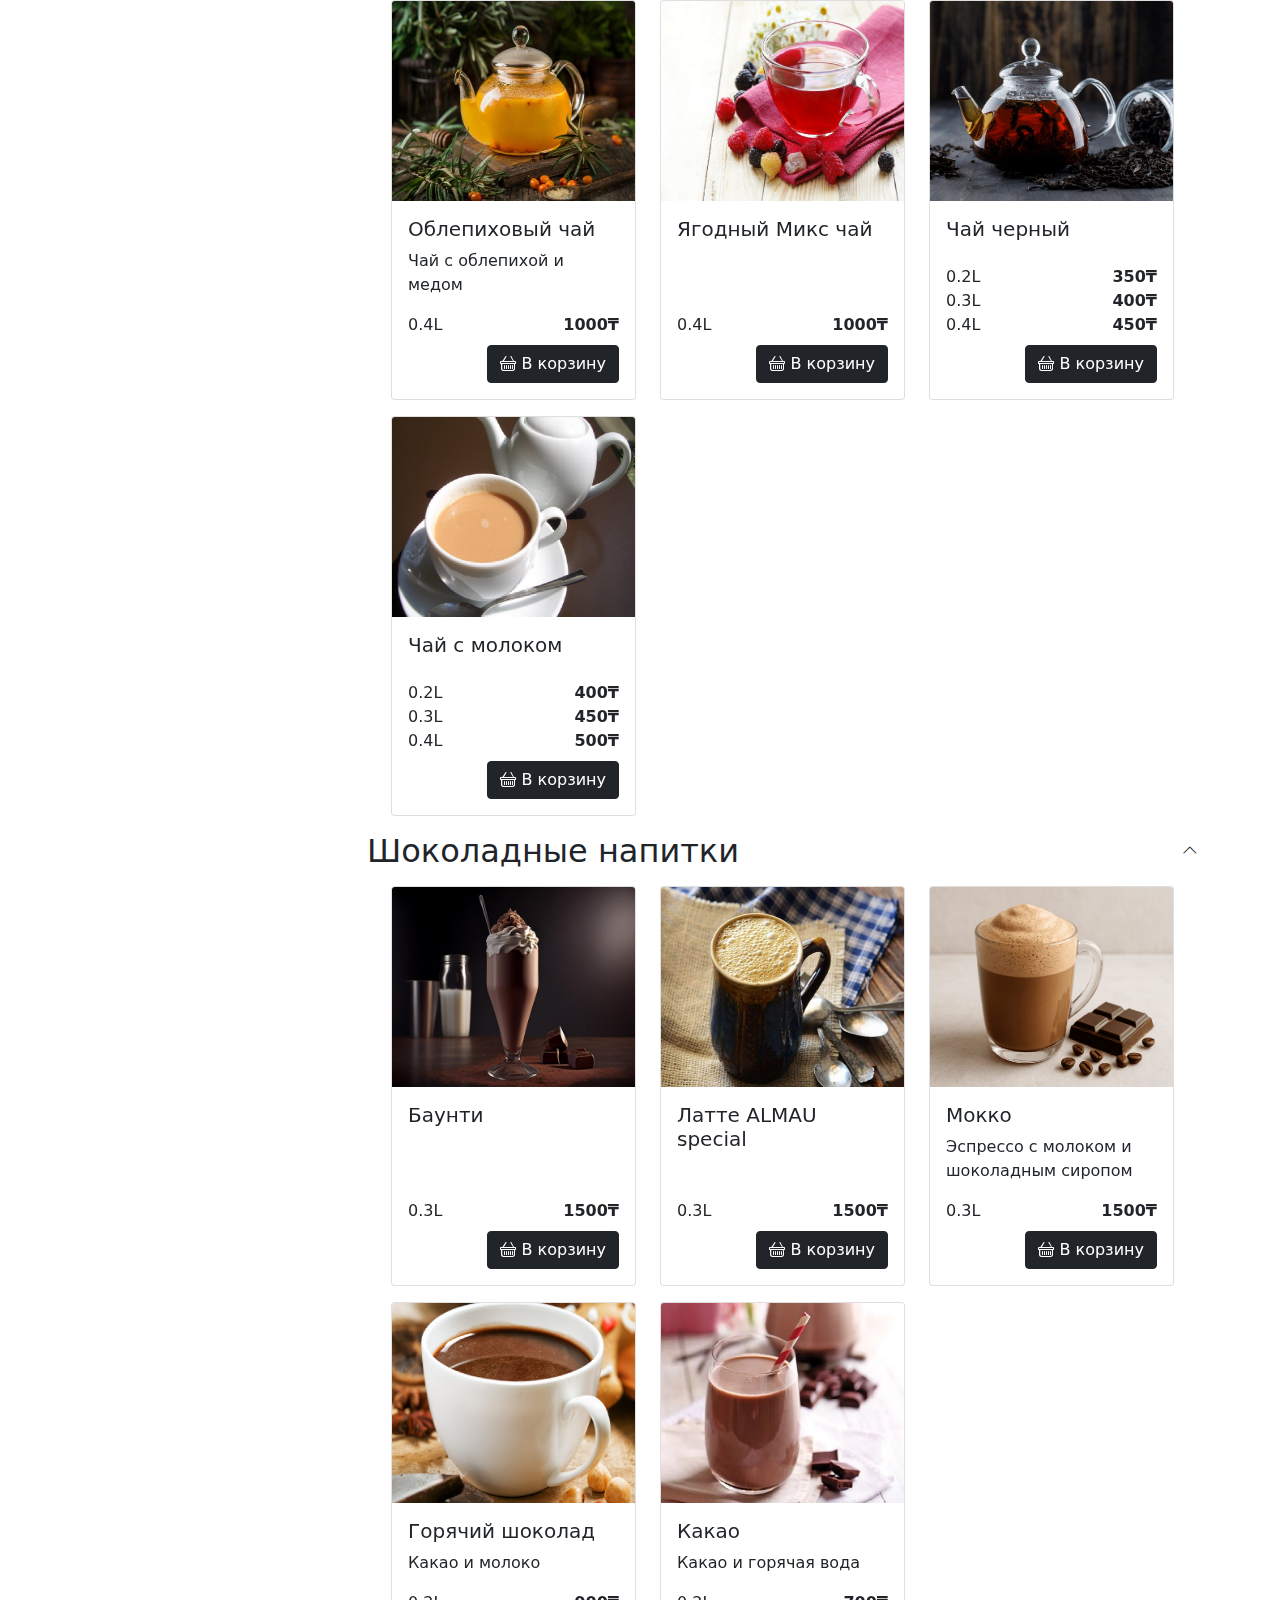
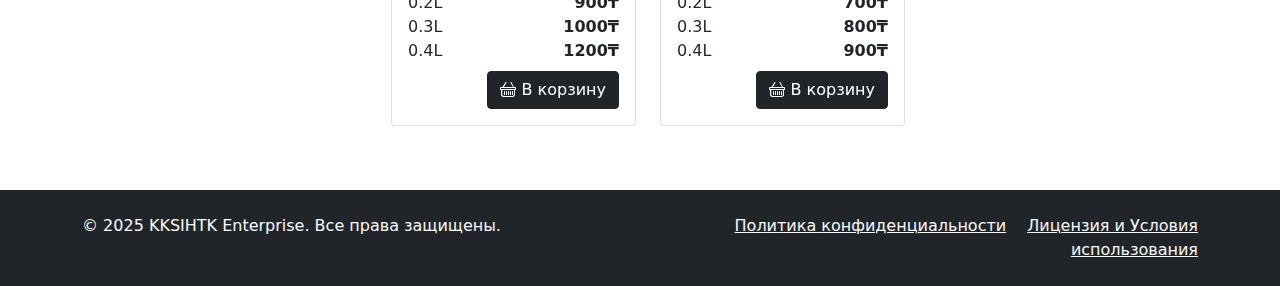
<file: orders/templates/orders/menu.html>
<!DOCTYPE html>
<html lang="en">
<head>
    <meta charset="UTF-8">
    <meta name="viewport" content="width=device-width, initial-scale=1.0">
    <!-- Bootstrap 5 -->
    <link rel="stylesheet" href="../../../static/css/bootstrap.min.css">
    <script src="../../../static/js/bootstrap.bundle.min.js" defer></script>
    <link rel="stylesheet" href="https://cdn.jsdelivr.net/npm/bootstrap-icons@1.11.1/font/bootstrap-icons.css">
    <!-- Toastify-js -->
    <link rel="stylesheet" type="text/css" href="../../../static/css/toastify.min.css">
    <script type="text/javascript" src="../../../static/js/toastify.min.js" defer></script>
    <!-- Style -->
    <link rel="stylesheet" href="../../static/orders/style.css">
    <!-- Script -->
    <script src="../../static/orders/script.js" defer></script>
    <script src="../../static/orders/utils/menuCards.js"></script>
    <script src="../../static/orders/utils/cartManager.js"></script>

    <title>Crema Cafe</title>

    <style>
    /* Стили для контейнера корзины со скроллом */
.cart-container {
    background: #f8f9fa;
    border-radius: 10px;
    padding: 20px;
    max-height: 60vh; /* Ограничиваем высоту */
    display: flex;
    flex-direction: column;
}

.cart-items {
    flex: 1;
    overflow-y: auto; /* Скролл при переполнении */
    min-height: 100px;
    max-height: 300px; /* Максимальная высота списка товаров */
}

/* Стилизация скроллбара для Webkit браузеров */
.cart-items::-webkit-scrollbar {
    width: 6px;
}

.cart-items::-webkit-scrollbar-track {
    background: #f1f1f1;
    border-radius: 3px;
}

.cart-items::-webkit-scrollbar-thumb {
    background: #c1c1c1;
    border-radius: 3px;
}

.cart-items::-webkit-scrollbar-thumb:hover {
    background: #a8a8a8;
}

/* Для Firefox */
.cart-items {
    scrollbar-width: thin;
    scrollbar-color: #c1c1c1 #f1f1f1;
}

/* Убедимся, что aside не перекрывает контент */
.aside-menu {
    position: sticky;
    top: 25px;
    height: fit-content;
    max-height: calc(100vh - 140px);
}

/* Адаптивность для мобильных */
@media (max-width: 768px) {
    .cart-container {
        max-height: none;
    }
    
    .cart-items {
        max-height: 200px;
    }
}
    </style>
</head>
    <body>
    <!-- Навигационная панель -->
    <nav class="navbar navbar-expand-lg navbar-dark bg-dark">
        <div class="container">
            <a class="navbar-brand" href="#">CREMA</a>
            <button class="navbar-toggler" type="button" data-bs-toggle="collapse" data-bs-target="#navbarNav">
                <span class="navbar-toggler-icon"></span>
            </button>
            <div class="collapse navbar-collapse" id="navbarNav">
                <ul class="navbar-nav">
                    <li class="nav-item">
                        <a class="nav-link active" href="./index.html">О нас</a>
                    </li>
                    <li class="nav-item">
                        <a class="nav-link" href="#">Меню</a>
                    </li>
                </ul>
            </div>
        </div>
    </nav>

    <!-- Основной контент -->
    <main class="container my-5">
        <div class="row">
            <!-- Боковая панель -->
            <aside class="col-md-3 aside-menu">
                <h5>Категории</h5>
                <ul class="list-group">
                    <li class="list-group-item"><a href="#hot_drinks" class="text-decoration-none text-dark">Горячие напитки</a></li>
                    <li class="list-group-item"><a href="#matcha" class="text-decoration-none text-dark">Матча</a></li>
                    <li class="list-group-item"><a href="#cold_drinks" class="text-decoration-none text-dark">Холодные напитки</a></li>
                    <li class="list-group-item"><a href="#fresh" class="text-decoration-none text-dark">Фреши</a></li>
                    <li class="list-group-item"><a href="#own_teas" class="text-decoration-none text-dark">Авторские чаи</a></li>
                    <li class="list-group-item"><a href="#choco" class="text-decoration-none text-dark">Шоколадные напитки</a></li>
                </ul>     
                <div class="cart-container mt-4">
                    <div class="d-flex justify-content-between align-items-center mb-3">
                        <h5 class="mb-0">Корзина</h5>
                        <span class="badge bg-dark rounded-pill" id="cart-count">0</span>
                    </div>
                    
                    <div class="cart-items overflow-y-scroll" id="cart-items">
                        <!-- Здесь будут отображаться товары -->
                        <div class="text-muted text-center py-3" id="empty-cart-message">
                            Корзина пуста
                        </div>
                    </div>
                    
                    <div class="cart-footer mt-3 d-none" id="cart-footer">
                        <hr>
                        <div class="d-flex justify-content-between align-items-center mb-2">
                            <strong>Итого:</strong>
                            <strong id="total-price">0 ₸</strong>
                        </div>
                        <a href="./checkout.html" class="btn btn-dark w-100" id="checkout-btn">
                            Перейти к оформлению
                        </a>
                    </div>
                </div>
            </aside>

            <!-- Основная область контента -->
            <section class="col-md-9 ">
                <div class="category-section">
                    <div class="d-flex justify-content-between align-items-center mb-3">
                        <h2 class="mb-0" id="hot_drinks">Горячие напитки</h2>
                        <a class="text-dark" 
                            type="button" 
                            data-bs-toggle="collapse" 
                            data-bs-target="#hot_drinks-section"
                            onclick="document.getElementById('hot_drinks-chevron').classList.toggle('bi-chevron-down'); document.getElementById('hot_drinks-chevron').classList.toggle('bi-chevron-up');">
                            <i class="bi bi-chevron-up" id="hot_drinks-chevron"></i>
                        </a>
                    </div>
                    <section id="hot_drinks-section" class="collapse show"></section>
                </div>

                <div class="category-section">
                    <div class="d-flex justify-content-between align-items-center mb-3">
                        <h2 class="mb-0" id="matcha">Матча</h2>
                        <a class="text-dark" 
                            type="button" 
                            data-bs-toggle="collapse" 
                            data-bs-target="#matcha-section"
                            onclick="document.getElementById('matcha-chevron').classList.toggle('bi-chevron-down'); document.getElementById('matcha-chevron').classList.toggle('bi-chevron-up');">
                            <i class="bi bi-chevron-up" id="matcha-chevron"></i>
                        </a>
                    </div>
                    <section id="matcha-section" class="collapse show"></section>
                </div>

                <div class="category-section">
                    <div class="d-flex justify-content-between align-items-center mb-3">
                        <h2 class="mb-0" id="cold_drinks">Холодные напитки</h2>
                        <a class="text-dark" 
                            type="button" 
                            data-bs-toggle="collapse" 
                            data-bs-target="#cold_drinks-section"
                            onclick="document.getElementById('cold_drinks-chevron').classList.toggle('bi-chevron-down'); document.getElementById('cold_drinks-chevron').classList.toggle('bi-chevron-up');">
                            <i class="bi bi-chevron-up" id="cold_drinks-chevron"></i>
                        </a>
                    </div>
                    <section id="cold_drinks-section" class="collapse show"></section>
                </div>

                <div class="category-section">
                    <div class="d-flex justify-content-between align-items-center mb-3">
                        <h2 class="mb-0" id="fresh">Фреши</h2>
                        <a class="text-dark" 
                            type="button" 
                            data-bs-toggle="collapse" 
                            data-bs-target="#fresh-section"
                            onclick="document.getElementById('fresh-chevron').classList.toggle('bi-chevron-down'); document.getElementById('fresh-chevron').classList.toggle('bi-chevron-up');">
                            <i class="bi bi-chevron-up" id="fresh-chevron"></i>
                        </a>
                    </div>
                    <section id="fresh-section" class="collapse show"></section>
                </div>

                <div class="category-section">
                    <div class="d-flex justify-content-between align-items-center mb-3">
                        <h2 class="mb-0" id="own_teas">Авторские чаи</h2>
                        <a class="text-dark" 
                            type="button" 
                            data-bs-toggle="collapse" 
                            data-bs-target="#own_teas-section"
                            onclick="document.getElementById('own_teas-chevron').classList.toggle('bi-chevron-down'); document.getElementById('own_teas-chevron').classList.toggle('bi-chevron-up');">
                            <i class="bi bi-chevron-up" id="own_teas-chevron"></i>
                        </a>
                    </div>
                    <section id="own_teas-section" class="collapse show"></section>
                </div>

                <div class="category-section">
                    <div class="d-flex justify-content-between align-items-center mb-3">
                        <h2 class="mb-0" id="choco">Шоколадные напитки</h2>
                        <a class="text-dark" 
                            type="button" 
                            data-bs-toggle="collapse" 
                            data-bs-target="#choco-section"
                            onclick="document.getElementById('choco-chevron').classList.toggle('bi-chevron-down'); document.getElementById('choco-chevron').classList.toggle('bi-chevron-up');">
                            <i class="bi bi-chevron-up" id="choco-chevron"></i>
                        </a>
                    </div>
                    <section id="choco-section" class="collapse show"></section>
                </div>

            </section>
        </div>
    </main>

    <!-- Футер -->
    <footer class="bg-dark text-light py-4 mt-5">
        <div class="container">
            <div class="row">
                <div class="col-md-6">
                    <p>&copy; 2025 KKSIHTK Enterprise. Все права защищены.</p>
                </div>
                <div class="col-md-6 text-md-end">
                    <a href="../documents/privacy-policy.html" class="text-light me-3">Политика конфиденциальности</a>
                    <a href="../documents/license.html" class="text-light">Лицензия и Условия использования</a>
                </div>
            </div>
        </div>
    </footer>
</body>
</html>
</file>
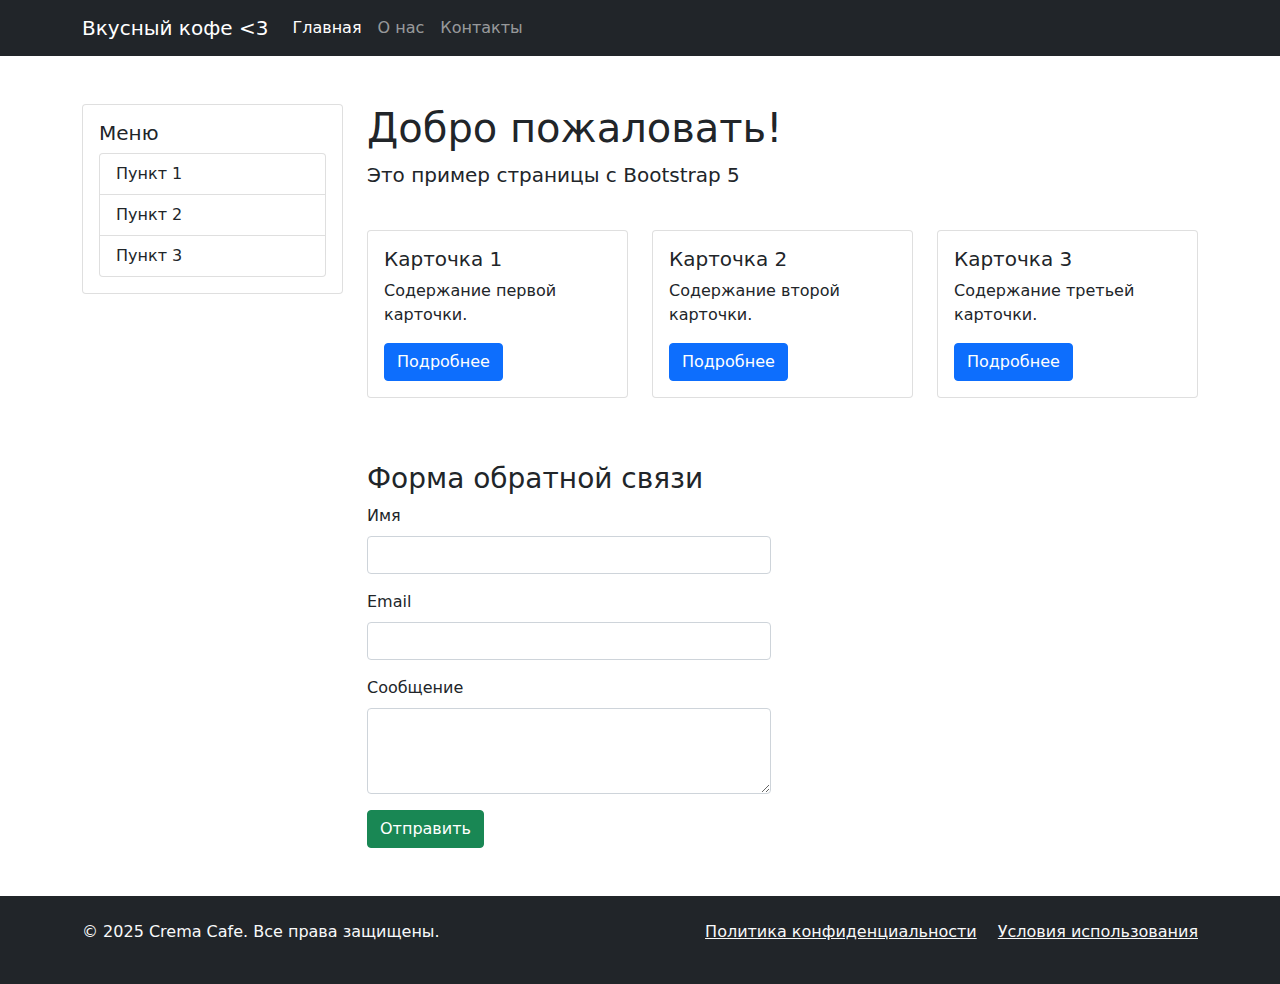
<file: orders/templates/orders/order.html>
<!DOCTYPE html>
<html lang="en">
<head>
    <meta charset="UTF-8">
    <meta name="viewport" content="width=device-width, initial-scale=1.0">
    <!-- Bootstrap 5 -->
    <link rel="stylesheet" href="../../../static/css/bootstrap.min.css">
    <script src="../../../static/js/bootstrap.bundle.min.js" defer></script>
    <link rel="stylesheet" href="https://cdn.jsdelivr.net/npm/bootstrap-icons@1.11.1/font/bootstrap-icons.css">
    <!-- Toastify-js -->
    <link rel="stylesheet" type="text/css" href="../../../static/css/toastify.min.css">
    <script type="text/javascript" src="../../../static/js/toastify.min.js" defer></script>
    <!-- Style -->
    <link rel="stylesheet" href="../../static/orders/style.css">
    <!-- Script -->
    <script src="../../static/orders/script.js" defer></script>

    <title>Crema Cafe</title>
    <link rel="icon" href="../../static/orders/images/favicon.ico" type="image/x-icon">
</head>
    <body>
    <!-- Навигационная панель -->
    <nav class="navbar navbar-expand-lg navbar-dark bg-dark">
        <div class="container">
            <a class="navbar-brand" href="#">Вкусный кофе &lt;3</a>
            <button class="navbar-toggler" type="button" data-bs-toggle="collapse" data-bs-target="#navbarNav">
                <span class="navbar-toggler-icon"></span>
            </button>
            <div class="collapse navbar-collapse" id="navbarNav">
                <ul class="navbar-nav">
                    <li class="nav-item">
                        <a class="nav-link active" href="#">Главная</a>
                    </li>
                    <li class="nav-item">
                        <a class="nav-link" href="#">О нас</a>
                    </li>
                    <li class="nav-item">
                        <a class="nav-link" href="#">Контакты</a>
                    </li>
                </ul>
            </div>
        </div>
    </nav>

    <!-- Основной контент -->
    <main class="container my-5">
        <div class="row">
            <!-- Боковая панель -->
            <aside class="col-md-3">
                <div class="card">
                    <div class="card-body">
                        <h5 class="card-title">Меню</h5>
                        <ul class="list-group">
                            <li class="list-group-item">Пункт 1</li>
                            <li class="list-group-item">Пункт 2</li>
                            <li class="list-group-item">Пункт 3</li>
                        </ul>
                    </div>
                </div>
            </aside>

            <!-- Основная область контента -->
            <section class="col-md-9">
                <div class="row">
                    <div class="col-12">
                        <h1>Добро пожаловать!</h1>
                        <p class="lead">Это пример страницы с Bootstrap 5</p>
                    </div>
                </div>

                <div class="row mt-4">
                    <div class="col-md-4 mb-3">
                        <div class="card">
                            <div class="card-body">
                                <h5 class="card-title">Карточка 1</h5>
                                <p class="card-text">Содержание первой карточки.</p>
                                <a href="#" class="btn btn-primary">Подробнее</a>
                            </div>
                        </div>
                    </div>
                    <div class="col-md-4 mb-3">
                        <div class="card">
                            <div class="card-body">
                                <h5 class="card-title">Карточка 2</h5>
                                <p class="card-text">Содержание второй карточки.</p>
                                <a href="#" class="btn btn-primary">Подробнее</a>
                            </div>
                        </div>
                    </div>
                    <div class="col-md-4 mb-3">
                        <div class="card">
                            <div class="card-body">
                                <h5 class="card-title">Карточка 3</h5>
                                <p class="card-text">Содержание третьей карточки.</p>
                                <a href="#" class="btn btn-primary">Подробнее</a>
                            </div>
                        </div>
                    </div>
                </div>

                <!-- Форма -->
                <div class="row mt-5">
                    <div class="col-lg-6">
                        <h3>Форма обратной связи</h3>
                        <form>
                            <div class="mb-3">
                                <label for="name" class="form-label">Имя</label>
                                <input type="text" class="form-control" id="name">
                            </div>
                            <div class="mb-3">
                                <label for="email" class="form-label">Email</label>
                                <input type="email" class="form-control" id="email">
                            </div>
                            <div class="mb-3">
                                <label for="message" class="form-label">Сообщение</label>
                                <textarea class="form-control" id="message" rows="3"></textarea>
                            </div>
                            <button type="submit" class="btn btn-success">Отправить</button>
                        </form>
                    </div>
                </div>
            </section>
        </div>
    </main>

    <!-- Футер -->
    <footer class="bg-dark text-light py-4 mt-5">
        <div class="container">
            <div class="row">
                <div class="col-md-6">
                    <p>&copy; 2025 Crema Cafe. Все права защищены.</p>
                </div>
                <div class="col-md-6 text-md-end">
                    <a href="#" class="text-light me-3">Политика конфиденциальности</a>
                    <a href="#" class="text-light">Условия использования</a>
                </div>
            </div>
        </div>
    </footer>

    <!-- Bootstrap 5 JS -->
    <script src="https://cdn.jsdelivr.net/npm/bootstrap@5.3.0/dist/js/bootstrap.bundle.min.js"></script>
</body>
</html>
</file>
<file: orders/static/orders/style.css>
.welcome {
            height: 74.89dvh; background-color: rgba(0, 0, 0, 0.644); border-radius: 124px;
        }

        @media (max-width: 768px) {
            .welcome {
                height: 74.89dvh; background-color: rgba(0, 0, 0, 0.644); border-radius: 24px;
            }
        }

/* Выделение при наведении */
.list-group-item:hover {
    background-color: #d8d8d8; /* bg-dark */
    color: #e0e0e0;
}

/* Выделение при клике (пока держишь мышь) */
.list-group-item:active {
    background-color: #424a52; /* чуть темнее */
    color: #fff !important;
}

.list-group-item a {
    color: #fff;
}

.aside-menu {
    position: sticky;
    top: 25px; /* Начинает прилипать после навигационной панели */
    align-self: flex-start; /* Для правильного позиционирования в flex/grid */
    transition: all 0.3s ease; /* Плавные переходы */
}

/* Для мобильных устройств можно уменьшить отступ */
@media (max-width: 768px) {
    .aside-menu {
        top: 80px;
    }
}

/* Дополнительные стили для улучшения UX */
.aside-menu .list-group {
    position: relative;
    z-index: 100;
}

/* Чтобы боковая панель не перекрывала контент на маленьких экранах */
@media (max-width: 768px) {
    .aside-menu {
        position: relative;
        top: 0;
    }
}


.cart-container {
    background: #f8f9fa;
    border-radius: 8px;
    padding: 1rem;
    border: 1px solid #dee2e6;
}

.cart-item {
    display: flex;
    justify-content: space-between;
    align-items: flex-start;
    padding: 0.75rem 0;
    border-bottom: 1px solid #e9ecef;
    gap: 1rem;
}

.cart-item:last-child {
    border-bottom: none;
}

.cart-item-info {
    flex-grow: 1;
}

.cart-item-name {
    font-weight: 500;
    margin-bottom: 0.25rem;
    font-size: 0.9rem;
}

.cart-item-details {
    font-size: 0.8rem;
    color: #6c757d;
    line-height: 1.3;
}

.cart-item-price {
    font-weight: 600;
    white-space: nowrap;
    font-size: 0.9rem;
}

.cart-item-actions {
    display: flex;
    align-items: center;
}

.remove-btn {
    color: #dc3545;
    background: none;
    border: none;
    padding: 0.25rem;
    cursor: pointer;
    font-size: 0.9rem;
}

.remove-btn:hover {
    color: #bb2d3b;
    background: none;
}

/* Стили для контейнера корзины со скроллом */
.cart-container {
    background: #f8f9fa;
    border-radius: 10px;
    padding: 20px;
    max-height: 60vh; /* Ограничиваем высоту */
    display: flex;
    flex-direction: column;
}

.cart-items {
    flex: 1;
    overflow-y: auto; /* Скролл при переполнении */
    min-height: 100px;
    max-height: 300px; /* Максимальная высота списка товаров */
}

/* Стилизация скроллбара для Webkit браузеров */
.cart-items::-webkit-scrollbar {
    width: 6px;
}

.cart-items::-webkit-scrollbar-track {
    background: #f1f1f1;
    border-radius: 3px;
}

.cart-items::-webkit-scrollbar-thumb {
    background: #c1c1c1;
    border-radius: 3px;
}

.cart-items::-webkit-scrollbar-thumb:hover {
    background: #a8a8a8;
}

/* Для Firefox */
.cart-items {
    scrollbar-width: thin;
    scrollbar-color: #c1c1c1 #f1f1f1;
}

/* Убедимся, что aside не перекрывает контент */
.aside-menu {
    position: sticky;
    top: 25px;
    height: fit-content;
    max-height: calc(100vh - 140px);
}

/* Адаптивность для мобильных */
@media (max-width: 768px) {
    .cart-container {
        max-height: none;
    }
    
    .cart-items {
        max-height: 200px;
    }
}

@media (max-width: 991.98px) {
    .aside-menu {
        position: relative;
        top: -50px;
        margin-top: 1rem;
    }
    
    /* Скрываем обычные категории на мобильных */
    .aside-menu .d-none.d-lg-block {
        display: none !important;
    }
}

#backToTop {
    background: #333;
    border: none;
    color: white;
    cursor: pointer;
    display: none;
    position: fixed;
    bottom: 20px;
    right: 20px;
    z-index: 1000;
    width: 50px;
    height: 50px;
    border-radius: 50%;
    box-shadow: 0 2px 10px rgba(0,0,0,0.3);
    transition: all 0.3s ease;
}

#backToTop:hover {
    opacity: 1;
    transform: translateY(-3px);
    box-shadow: 0 4px 15px rgba(0,0,0,0.4);
}

#backToTop.show {
    display: block;
    animation: fadeIn 0.3s;
}

@keyframes fadeIn {
    from { opacity: 0; }
    to { opacity: 0.8; }
}

:root {
            --receipt-width: 68mm;
            --receipt-bg: #fff;
            --receipt-text: #000;
        }
        
        .receipt-container {
            font-family: 'Courier New', monospace;
            background: white;
            padding: 15px;
            border: 1px solid #ddd;
            border-radius: 4px;
            width: var(--receipt-width);
            min-height: 138.5mm;
            box-shadow: 0 0 10px rgba(0,0,0,0.1);
            margin: 0 auto;
        }
        
        .receipt-header {
            text-align: center;
            border-bottom: 1px dashed #000;
            padding-bottom: 10px;
            margin-bottom: 10px;
        }
        
        .company-name {
            font-weight: bold;
            font-size: 1.2em;
            text-transform: uppercase;
        }
        
        .company-info {
            font-size: 0.8em;
            margin: 5px 0;
        }
        
        .receipt-title {
            font-weight: bold;
            text-align: center;
            margin: 15px 0;
            font-size: 1.1em;
        }
        
        .receipt-date {
            text-align: center;
            margin: 10px 0;
            font-size: 0.9em;
        }
        
        .receipt-items {
            margin: 15px 0;
        }
        
        .receipt-item {
            display: flex;
            justify-content: space-between;
            margin: 5px 0;
            font-size: 0.9em;
        }
        
        .item-name {
            flex: 2;
        }
        
        .item-price {
            flex: 1;
            text-align: right;
        }
        
        .receipt-divider {
            border-bottom: 1px dashed #000;
            margin: 10px 0;
        }
        
        .receipt-total {
            font-weight: bold;
            display: flex;
            justify-content: space-between;
            margin: 15px 0;
            font-size: 1.1em;
        }
        
        .receipt-footer {
            text-align: center;
            font-size: 0.7em;
            margin-top: 20px;
            border-top: 1px dashed #000;
            padding-top: 10px;
        }
        
        .receipt-qr {
            text-align: center;
            margin: 15px 0;
        }
        
        .receipt-qr-placeholder {
            width: 100px;
            height: 100px;
            background: #f0f0f0;
            margin: 0 auto;
            display: flex;
            align-items: center;
            justify-content: center;
            font-size: 0.7em;
            border: 1px dashed #ccc;
        }
        
        .comments-sidebar {
            background: #f8f9fa;
            padding: 20px;
            border-radius: 8px;
            height: fit-content;
            position: sticky;
            top: 20px;
        }
        
        .action-buttons {
            display: flex;
            gap: 10px;
            margin-top: 20px;
        }
        
        .btn-download {
            background: #28a745;
            color: white;
        }
        
        .btn-print {
            background: #007bff;
            color: white;
        }

        .receipt-card-body {
            overflow-y: auto;
            max-height: 60vh;
        }
        
        .btn-clear {
            background: #dc3545;
            color: white;
        }

        .topping-item {
            margin-bottom: 5px;
            font-size: 0.85em;
            color: #666;
            padding-left: 15px;
        }

        .volume-info {
            font-size: 0.85em;
            color: #666;
            padding-left: 15px;
        }
        
        @media print {
            .comments-sidebar,
            .action-buttons,
            nav,
            footer,
            #backToTop {
                display: none !important;
            }
            
            .receipt-container {
                width: 100% !important;
                box-shadow: none !important;
                border: none !important;
                margin: 0 !important;
                padding: 0 !important;
            }
            
            body {
                background: white !important;
            }
            
            .col-md-8 {
                width: 100% !important;
                max-width: 100% !important;
                flex: 0 0 100% !important;
            }
        }
        
        .empty-cart {
            text-align: center;
            padding: 40px;
            color: #6c757d;
        }

        .form-section {
            background: white;
            padding: 15px;
            border-radius: 8px;
            margin-bottom: 20px;
            box-shadow: 0 2px 4px rgba(0,0,0,0.1);
        }

        .form-section h5 {
            margin-bottom: 15px;
            color: #333;
            border-bottom: 2px solid #f0f0f0;
            padding-bottom: 8px;
        }

        .topping-options {
            max-height: 100px;
            overflow-y: auto;
            border: 1px solid #ddd;
            border-radius: 5px;
            padding: 10px;
            margin-top: 10px;
            background: white;
        }

        .volume-options {
            display: flex;
            gap: 10px;
            margin-top: 10px;
        }

        .volume-btn {
            flex: 1;
            border: 2px solid #dee2e6;
            background: white;
            padding: 8px;
            border-radius: 5px;
            text-align: center;
            cursor: pointer;
            transition: all 0.3s;
        }

        .volume-btn:hover {
            border-color: #adb5bd;
        }

        .volume-btn.active {
            border-color: #007bff;
            background-color: #e7f1ff;
        }

        .topping-checkbox {
            margin-right: 8px;
        }

        .customer-info-grid {
            display: grid;
            grid-template-columns: 1fr 1fr;
            gap: 15px;
        }

        @media (max-width: 768px) {
            .customer-info-grid {
                grid-template-columns: 1fr;
            }
        }

        .topping-dropdown-container {
    position: relative;
}

.selected-toppings-container {
    max-height: 200px;
    overflow-y: auto;
}

.selected-topping-item {
    background-color: #f8f9fa;
    transition: background-color 0.2s;
}

.selected-topping-item:hover {
    background-color: #e9ecef;
}

.remove-topping-btn {
    padding: 0.1rem 0.4rem;
    font-size: 0.75rem;
    line-height: 1.2;
}

.volume-select {
    max-width: 300px;
}

.drink-details {
    background-color: #f8f9fa;
    border-radius: 8px;
}

.drink-details h6 {
    color: #495057;
    font-weight: 600;
    padding-bottom: 0.5rem;
    border-bottom: 1px solid #dee2e6;
}

.add-topping-btn {
    width: 100%;
}

@media (max-width: 768px) {
    .selected-topping-item {
        font-size: 0.9rem;
    }
    
    .volume-select, .topping-select {
        font-size: 0.9rem;
    }
}
</file>
<file: static/css/toastify.min.css>
/**
 * Minified by jsDelivr using clean-css v5.3.3.
 * Original file: /npm/toastify-js@1.12.0/src/toastify.css
 *
 * Do NOT use SRI with dynamically generated files! More information: https://www.jsdelivr.com/using-sri-with-dynamic-files
 */
/*!
 * Toastify js 1.12.0
 * https://github.com/apvarun/toastify-js
 * @license MIT licensed
 *
 * Copyright (C) 2018 Varun A P
 */
.toastify{padding:12px 20px;color:#fff;display:inline-block;box-shadow:0 3px 6px -1px rgba(0,0,0,.12),0 10px 36px -4px rgba(77,96,232,.3);background:-webkit-linear-gradient(315deg,#73a5ff,#5477f5);background:linear-gradient(135deg,#73a5ff,#5477f5);position:fixed;opacity:0;transition:all .4s cubic-bezier(.215, .61, .355, 1);border-radius:2px;cursor:pointer;text-decoration:none;max-width:calc(50% - 20px);z-index:2147483647}.toastify.on{opacity:1}.toast-close{background:0 0;border:0;color:#fff;cursor:pointer;font-family:inherit;font-size:1em;opacity:.4;padding:0 5px}.toastify-right{right:15px}.toastify-left{left:15px}.toastify-top{top:-150px}.toastify-bottom{bottom:-150px}.toastify-rounded{border-radius:25px}.toastify-avatar{width:1.5em;height:1.5em;margin:-7px 5px;border-radius:2px}.toastify-center{margin-left:auto;margin-right:auto;left:0;right:0;max-width:fit-content;max-width:-moz-fit-content}@media only screen and (max-width:360px){.toastify-left,.toastify-right{margin-left:auto;margin-right:auto;left:0;right:0;max-width:fit-content}}
/*# sourceMappingURL=/sm/cb4335d1b03e933ed85cb59fffa60cf51f07567ed09831438c60f59afd166464.map */
</file>
